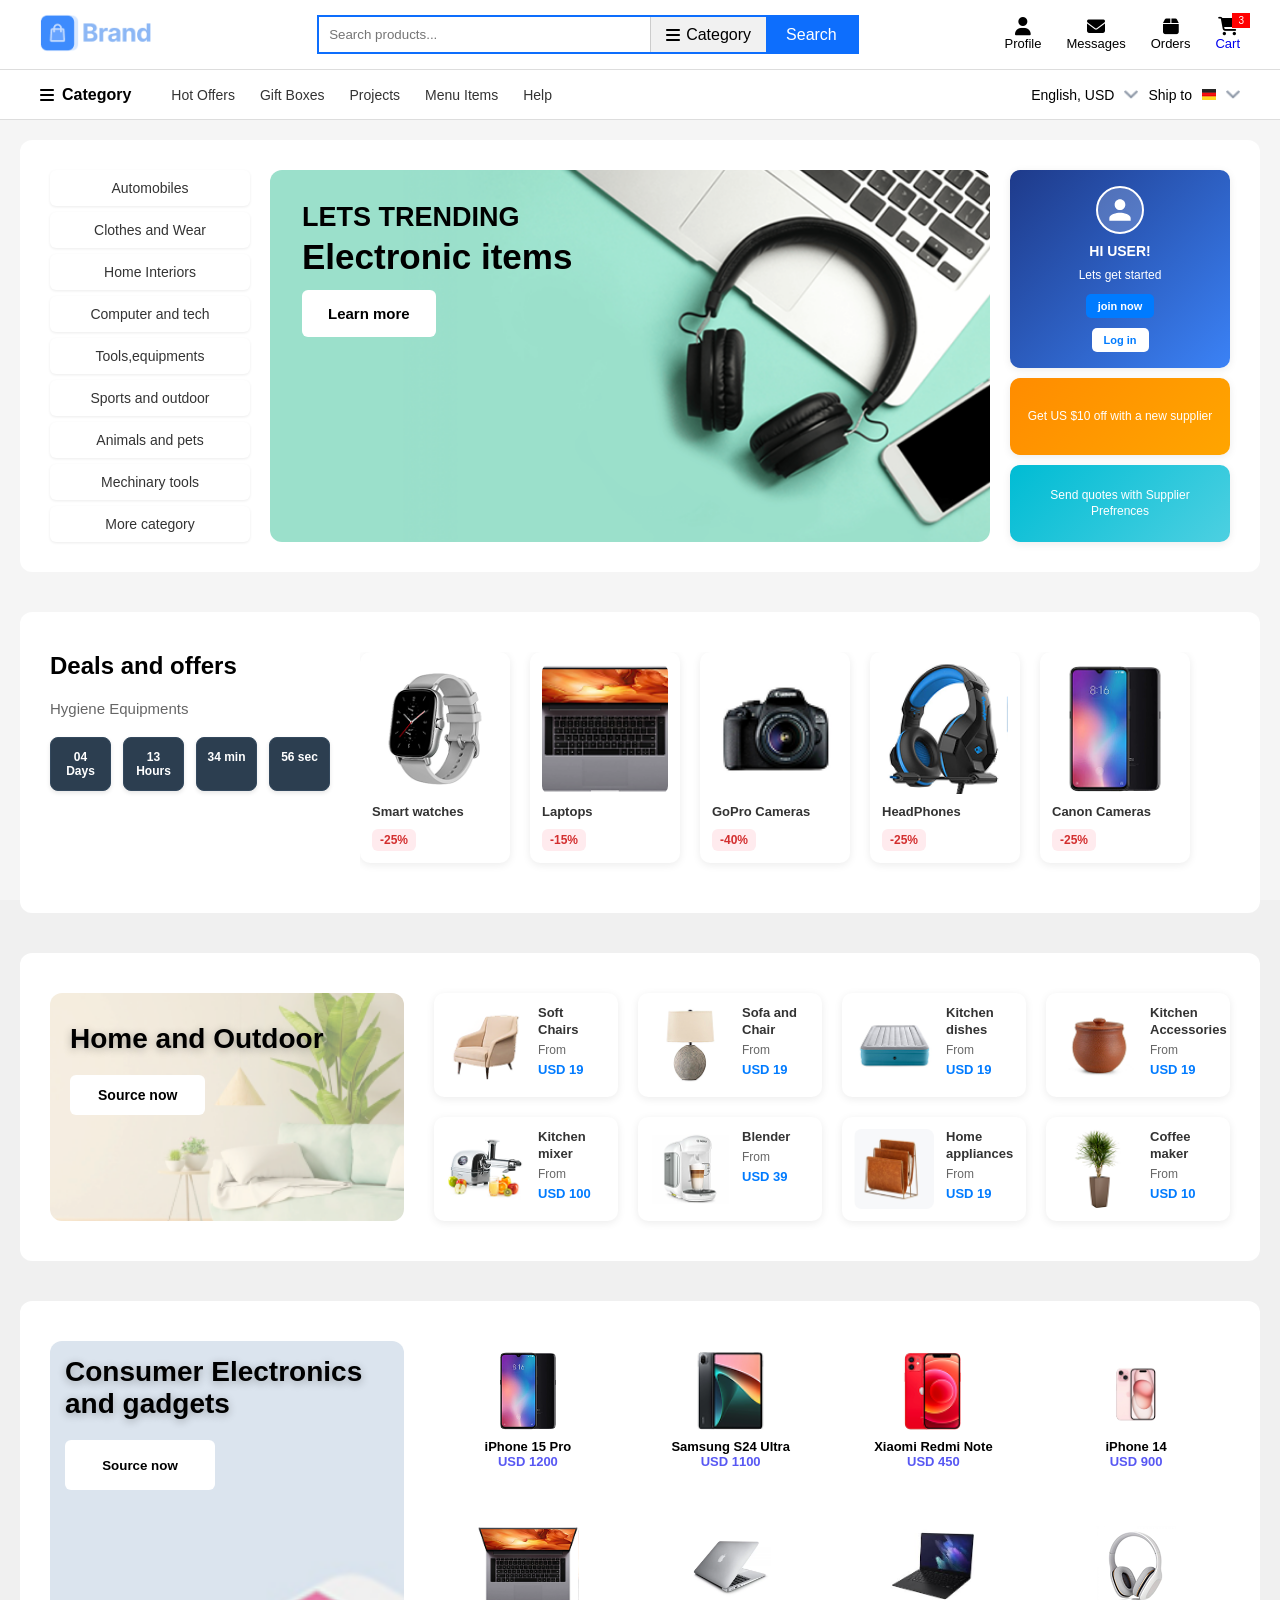
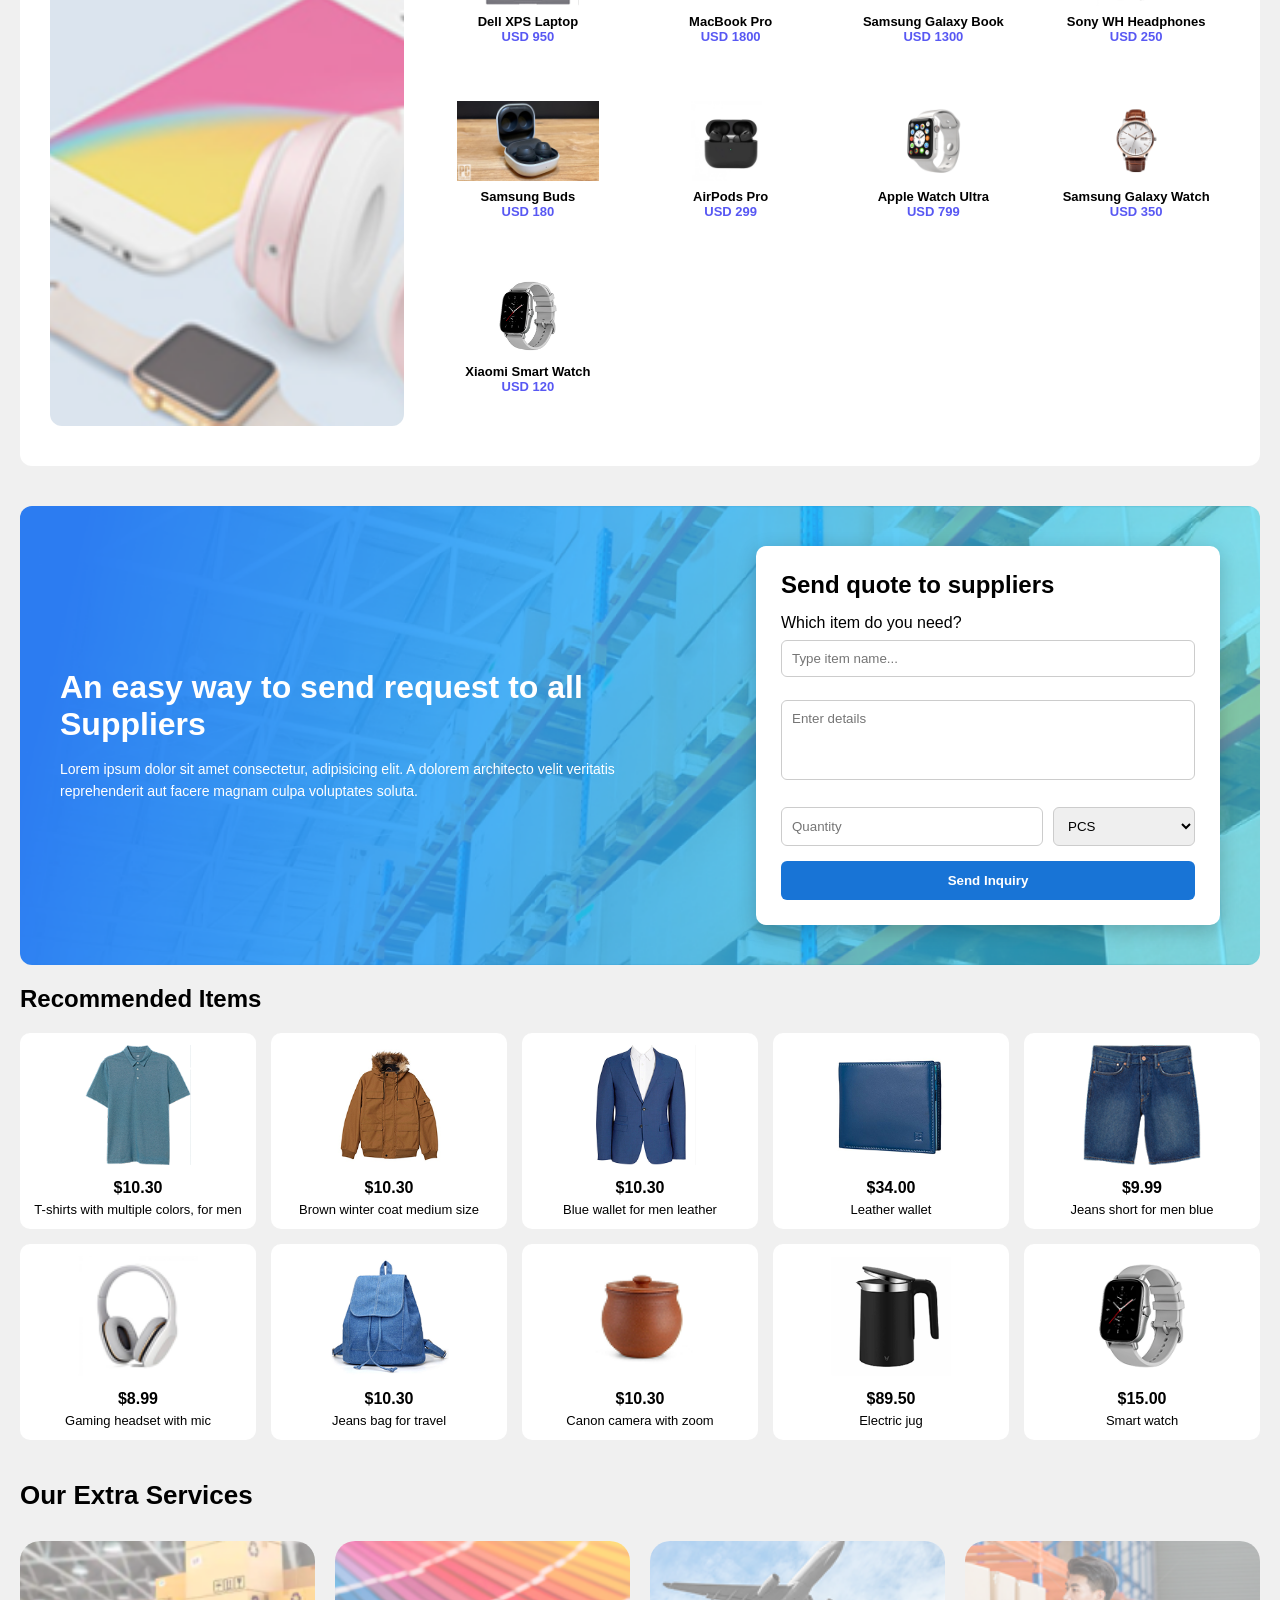
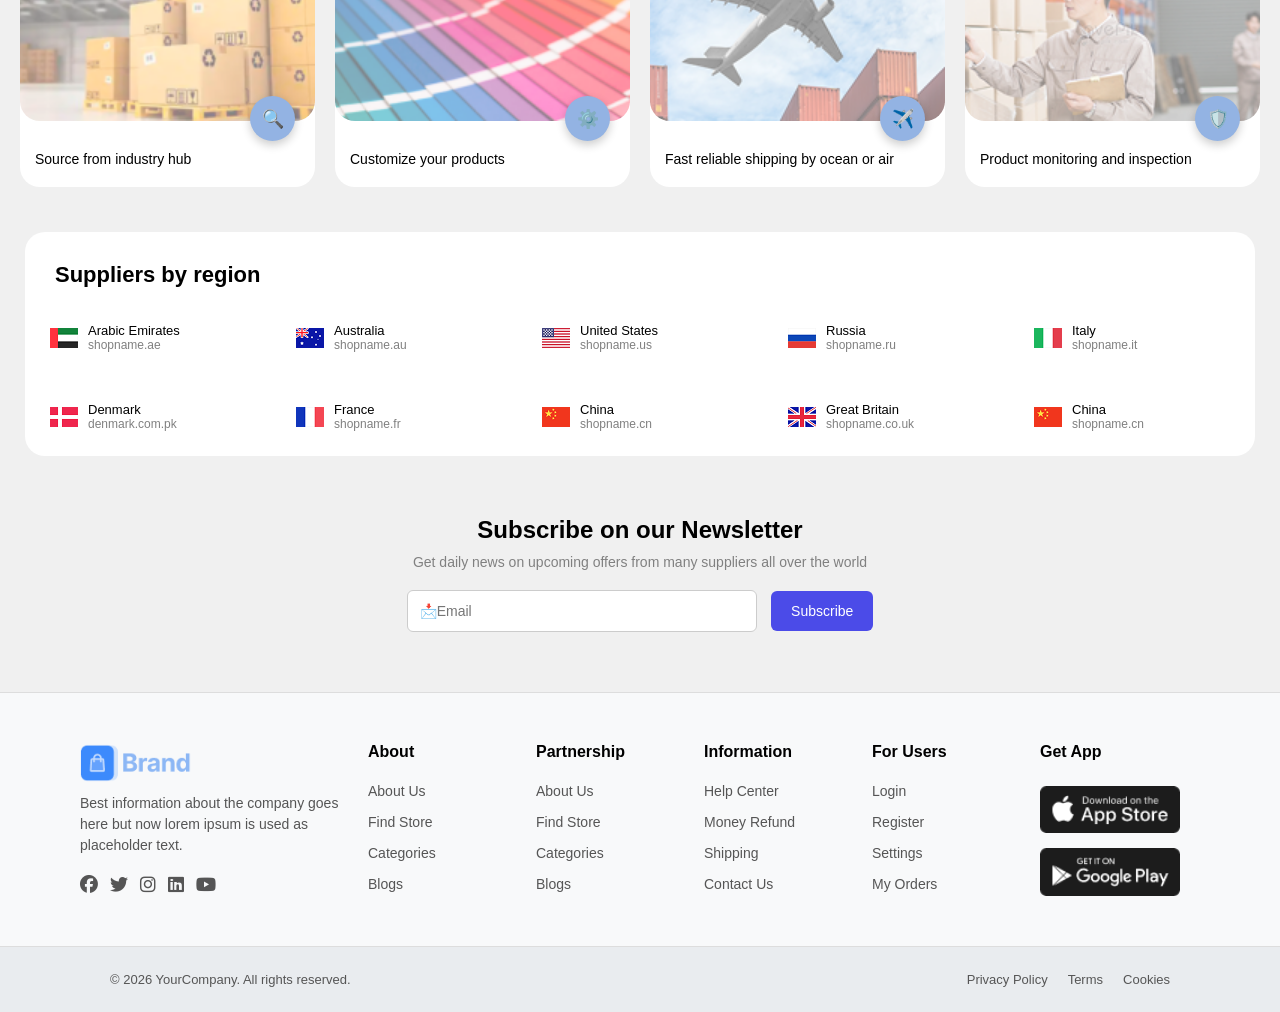
<file: index.html>
<!DOCTYPE html>
<html lang="en">
<head>
  <meta charset="UTF-8">
  <meta name="viewport" content="width=device-width, initial-scale=1.0">
  <title>Brand Ecommerce</title>

  <link rel="stylesheet" href="content.css">
</head>
<body>

<div class="page-wrapper">
  <div id="header"></div>
  <div id="content">
     <div class = "left-side">
          <ul>
           <a href = "category.html" style = "text-decoration: none;">
             <li>Automobiles</li>
           </a>
            <a href = "details.html" style = "text-decoration: none;"><li>Clothes and Wear</li></a>
            <li>Home Interiors</li>
            <a href = "category.html" style = "text-decoration: none;"><li>Computer and tech</li></a>
            <li>Tools,equipments</li>
            <li>Sports and outdoor</li>
            <li>Animals and pets</li>
            <li>Mechinary tools</li>
            <li>More category</li>
          </ul>
         </div>
         <div class = "midle-side">
          <div>
            <h2>Lets trending</h2>
            <h1>Electronic items</h1>
            <button>Learn more</button>
          </div>
          <img  src="/assets/Image/backgrounds/Banner-board-800x420 2.png"/>
         </div>
         <div class = "right-side">
             <div>
               <img src="data:image/svg+xml,%3Csvg xmlns='http://www.w3.org/2000/svg' viewBox='0 0 24 24' fill='white'%3E%3Cpath d='M12 12c2.21 0 4-1.79 4-4s-1.79-4-4-4-4 1.79-4 4 1.79 4 4 4zm0 2c-2.67 0-8 1.34-8 4v2h16v-2c0-2.66-5.33-4-8-4z'/%3E%3C/svg%3E" alt="profile icon">
              <p>HI USER!</p>
              <p>Lets get started</p>
              <button>join now</button>
              <button>Log in </button>
             </div>
             <div>
              <p>Get US $10 off with a new supplier </p>
             </div>
             <div>
              <p>Send quotes with Supplier Prefrences</p>
             </div>
         </div>
  </div>
  <div class = "offer-products">
    <div  class = "days">
      <h4>Deals and offers</h4>
      <p>Hygiene Equipments</p>
      <div>
         <div class="day">
          04 Days
         </div>
          <div class="day">
          13 Hours
         </div>
          <div class="day">
          34 min 
         </div>
          <div class="day">
          56 sec
         </div>
      </div>
    </div>
    <div class = "images">
      <div>
        <img src="/assets/Image/tech/8.png" alt="watch">
        <p>Smart watches</p>
        <p>-25%</p>
      </div>
      <div>
        <img src="/assets/Image/tech/image 34.png" alt="laptop">
        <p>Laptops</p>
        <p>-15%</p>
      </div>
      <div>
        <img src="/assets/Image/tech/6.png" alt="cameras">
        <p>GoPro Cameras</p>
        <p>-40%</p>
      </div>
      <div>
        <img src="/assets/Image/tech/image 29.png" alt="headphones">
        <p>HeadPhones</p>
        <p>-25%</p>
      </div>
      <div>
        <img src="/assets/Image/tech/image 23.png" alt="mobiles">
        <p>Canon Cameras</p>
        <p>-25%</p>
      </div>
    </div>
  </div>
  <div class = "home-decor">
    <div class = "left-home">
          <h2>Home and Outdoor</h2>
          <button>Source now</button>
          <img src="/assets/Image/backgrounds/Group 969.png" alt="background sofa">
    </div>
    <div class = "right-home">
       <div>
        <img src="/assets/Image/interior/1.png" alt="sofa">
        <div>
          <h3>Soft Chairs</h3>
          <p>From</p>
          <p>USD 19</p>
        </div>
       </div>
       <div>
        <img src="/assets/Image/interior/6.png" alt="lamp">
        <div>
          <h3>Sofa and Chair</h3>
          <p>From</p>
          <p>USD 19</p>
        </div>
       </div>
       <div>
        <img src="/assets/Image/interior/image 93.png" alt="kitchen dishes">
        <div>
          <h3>Kitchen dishes</h3>
          <p>From</p>
          <p>USD 19</p>
        </div>
       </div>
       <div>
        <img src="/assets/Image/interior/3.png" alt="">
        <div>
          <h3>Kitchen Accessories</h3>
          <p>From</p>
          <p>USD 19</p>
        </div>
       </div>
       <div>
        <img src="/assets/Image/interior/9.png" alt="Kitchen mixer">
        <div>
          <h3>Kitchen mixer</h3>
          <p>From</p>
          <p>USD 100</p>
        </div>
       </div>
       <div>
        <img src="/assets/Image/interior/8.png" alt="Blender">
        <div>
          <h3>Blender</h3>
          <p>From</p>
          <p>USD 39</p>
        </div>
       </div>
       <div>
        <img src="/assets/Image/interior/7.png" alt="Home appliances">
        <div>
          <h3>Home appliances</h3>
          <p>From</p>
          <p>USD 19</p>
        </div>
       </div>
       <div>
        <img src="/assets/Image/interior/image 89.png" alt="Coffee maker">
        <div>
          <h3>Coffee maker</h3>
          <p>From</p>
          <p>USD 10</p>
        </div>
       </div>
    </div>
  </div>
 <div class="electronic-items">

  <!-- LEFT SIDE -->
  <div class="items-sideleft">
    <h2>Consumer Electronics and gadgets</h2>
    <button>Source now</button>
    <img src="/assets/Image/backgrounds/image 98.png" alt="mobile image" />
  </div>

  <!-- RIGHT SIDE -->
  <div class="items-sideright">

    <div class="product-card">
      <img src="/assets/Image/tech/8.png" alt="watch"/>
      <div class="product-info">
        <h3>Smart watches</h3>
        <p>USD 19</p>
      </div>
    </div>
    <div class="product-card">
      <img src="/assets/Image/tech/6.png" alt="camera"/>
      <div class="product-info">
        <h3>Cameras</h3>
        <p>USD 19</p>
      </div>
    </div>
    <div class="product-card">
      <img src="/assets/Image/tech/image 86.png" alt="headphones"/>
      <div class="product-info">
        <h3>Headphones</h3>
        <p>USD 10</p>
      </div>
    </div>
    <div class="product-card">
      <img src="/assets/Image/tech/image 85.png" alt="kettle"/>
      <div class="product-info">
        <h3>Electric Kettle</h3>
        <p>USD 90</p>
      </div>
    </div>
    <div class="product-card">
      <img src="/assets/Image/tech/image 29.png" alt="camera"/>
      <div class="product-info">
        <h3>Cameras</h3>
        <p>USD 19</p>
      </div>
    </div>

    <div class="product-card">
      <img src="/assets/Image/tech/image 34.png" alt="laptop"/>
      <div class="product-info">
        <h3>Laptops & PC</h3>
        <p>USD 340</p>
      </div>
    </div>

    <div class="product-card">
      <img src="/assets/Image/tech/image 32.png" alt="phone"/>
      <div class="product-info">
        <h3>Smart Phones</h3>
        <p>USD 19</p>
      </div>
    </div>

    <div class="product-card">
      <img src="/assets/Image/tech/image 33.png" alt="android"/>
      <div class="product-info">
        <h3>Android Phone</h3>
        <p>USD 35</p>
      </div>
    </div>

  </div>
</div>
  </div>
 <div class="request-form">
  <!-- LEFT SIDE -->
  <div class="request-left">
    <h1>An easy way to send request to all Suppliers</h1>
    <p>
      Lorem ipsum dolor sit amet consectetur, adipisicing elit. 
      A dolorem architecto velit veritatis reprehenderit aut facere 
      magnam culpa voluptates soluta.
    </p>
  </div>
  <div class="request-right">
    <form class="form-box">
      <h2>Send quote to suppliers</h2>
      <label>Which item do you need?</label>
      <input type="text" placeholder="Type item name..." />
      <textarea placeholder="Enter details"></textarea>
      <div class="form-row">
        <input type="text" placeholder="Quantity" />
        <select>
          <option>PCS</option>
          <option>KG</option>
          <option>Boxes</option>
        </select>
      </div>
      <button type="submit">Send Inquiry</button>
    </form>
  </div>
</div>
<div class="recommended-items">
  <h2>Recommended Items</h2>
  <div class="items-grid">

    <div class="item-card">
      <img src="/assets/Layout/alibaba/Image/cloth/Bitmap.png" alt="dress">
      <p class="price">$10.30</p>
      <p class="title">T-shirts with multiple colors, for men</p>
    </div>

    <div class="item-card">
      <img src="/assets/Layout/alibaba/Image/cloth/2 1.png" alt="">
      <p class="price">$10.30</p>
      <p class="title">Brown winter coat medium size</p>
    </div>

    <div class="item-card">
      <img src="/assets/Layout/alibaba/Image/cloth/image 30.png" alt="">
      <p class="price">$10.30</p>
      <p class="title">Blue wallet for men leather</p>
    </div>

    <div class="item-card">
      <img src="/assets/Layout/alibaba/Image/cloth/image 24.png" alt="">
      <p class="price">$34.00</p>
      <p class="title">Leather wallet</p>
    </div>

    <div class="item-card">
      <img src="/assets/Layout/alibaba/Image/cloth/Bitmap (2).png" alt="">
      <p class="price">$9.99</p>
      <p class="title">Jeans short for men blue</p>
    </div>

    <div class="item-card">
      <img src="/assets/Image/tech/image 86.png" alt="">
      <p class="price">$8.99</p>
      <p class="title">Gaming headset with mic</p>
    </div>

    <div class="item-card">
      <img src="/assets/Layout/alibaba/Image/cloth/image 26.png" alt="">
      <p class="price">$10.30</p>
      <p class="title">Jeans bag for travel</p>
    </div>

    <div class="item-card">
      <img src="/assets/Image/interior/3.png" alt="">
      <p class="price">$10.30</p>
      <p class="title">Canon camera with zoom</p>
    </div>

    <div class="item-card">
      <img src="/assets/Layout/alibaba/Image/tech/image 85.png" alt="">
      <p class="price">$89.50</p>
      <p class="title">Electric jug</p>
    </div>

    <div class="item-card">
      <img src="/assets/Image/tech/8.png" alt="">
      <p class="price">$15.00</p>
      <p class="title">Smart watch</p>
    </div>

  </div>
</div>


<div class="extra-service">
   <h2>Our Extra Services</h2>
  <div class="service-card">
    <div class="image-box">
      <img src="/assets/Image/backgrounds/Mask group.png" alt="">
      <span class="icon">🔍</span>
    </div>
    <p>Source from industry hub</p>
  </div>

  <div class="service-card">
    <div class="image-box">
      <img src="/assets/Image/backgrounds/Mask group (1).png" alt="">
      <span class="icon">⚙️</span>
    </div>
    <p>Customize your products</p>
  </div>

  <div class="service-card">
    <div class="image-box">
      <img src="/assets/Image/backgrounds/image 106.png" alt="">
      <span class="icon">✈️</span>
    </div>
    <p>Fast reliable shipping by ocean or air</p>
  </div>

  <div class="service-card">
    <div class="image-box">
      <img src="/assets/Image/backgrounds/image 107.png" alt="">
      <span class="icon">🛡️</span>
    </div>
    <p>Product monitoring and inspection</p>
  </div>

</div>
<!-- flags -->
 <div class="flags">
  <h2>Suppliers by region</h2>

  <div class="flag-card">
    <img src="/assets/Layout1/Image/flags/AE@2x.png" alt="Arabic Emirates">
    <div>
      <p>Arabic Emirates</p>
      <p>shopname.ae</p>
    </div>
  </div>

  <div class="flag-card">
    <img src="/assets/Layout1/Image/flags/icon.png" alt="Australia">
    <div>
      <p>Australia</p>
      <p>shopname.au</p>
    </div>
  </div>

  <div class="flag-card">
    <img src="/assets/Layout1/Image/flags/US@2x.png" alt="United States">
    <div>
      <p>United States</p>
      <p>shopname.us</p>
    </div>
  </div>

  <div class="flag-card">
    <img src="/assets/Layout1/Image/flags/RU@2x.png" alt="Russia">
    <div>
      <p>Russia</p>
      <p>shopname.ru</p>
    </div>
  </div>

  <div class="flag-card">
    <img src="/assets/Layout1/Image/flags/IT@2x.png" alt="Italy">
    <div>
      <p>Italy</p>
      <p>shopname.it</p>
    </div>
  </div>

  <div class="flag-card">
    <img src="/assets/Layout1/Image/flags/DK@2x.png" alt="Denmark">
    <div>
      <p>Denmark</p>
      <p>denmark.com.pk</p>
    </div>
  </div>

  <div class="flag-card">
    <img src="/assets/Layout1/Image/flags/FR@2x.png" alt="France">
    <div>
      <p>France</p>
      <p>shopname.fr</p>
    </div>
  </div>

  <div class="flag-card">
    <img src="/assets/Layout1/Image/flags/CN@2x.png" alt="China">
    <div>
      <p>China</p>
      <p>shopname.cn</p>
    </div>
  </div>

  <div class="flag-card">
    <img src="/assets/Layout1/Image/flags/GB@2x.png" alt="Great Britain">
    <div>
      <p>Great Britain</p>
      <p>shopname.co.uk</p>
    </div>
  </div>
  <div class="flag-card">
    <img src="/assets/Layout1/Image/flags/CN@2x.png" alt="China">
    <div>
      <p>China</p>
      <p>shopname.cn</p>
    </div>
  </div>
</div>

<div class ="newsletter">
  <h1>Subscribe on our Newsletter</h1>
  <p>Get daily news on upcoming offers from many suppliers all over the world</p>
  <input type="text" placeholder="📩Email">
  <button>Subscribe</button>
</div>
  <div id="footer"></div>

</div>
<div>
  
</div>
<script src="products.js"></script>
<script src="script.js"></script>

</body>
</html>
</file>
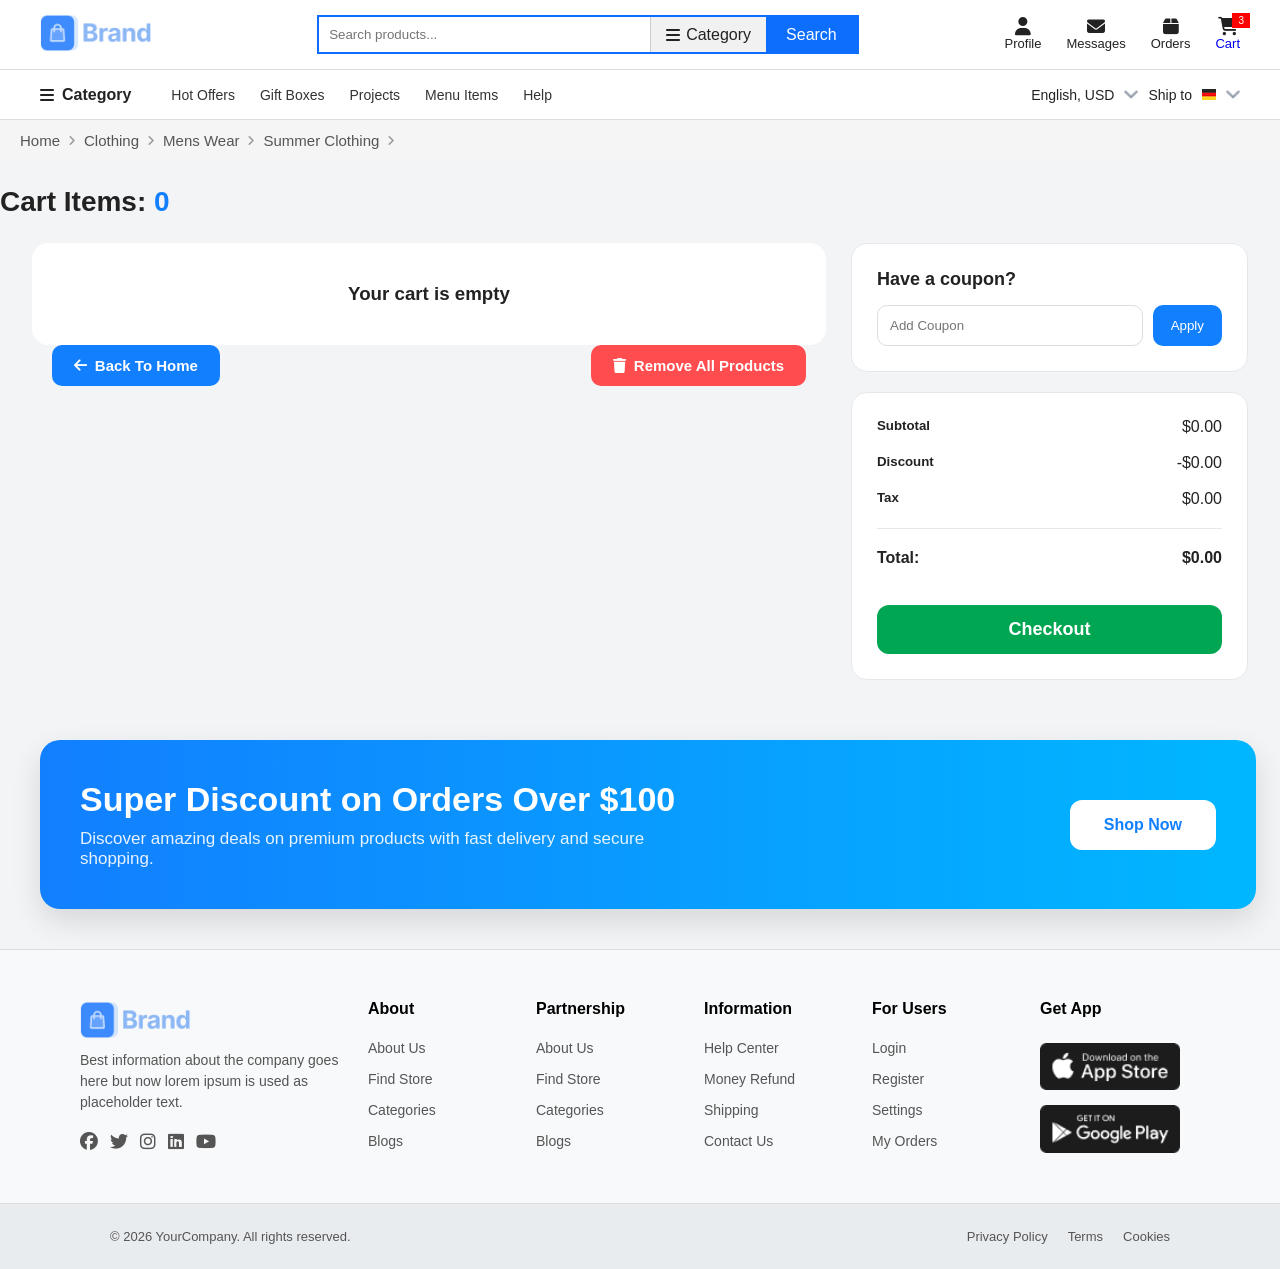
<file: addtocart.html>
<!doctype html>
<html lang="en">

<head>
  <meta charset="UTF-8" />
  <meta name="viewport" content="width=device-width, initial-scale=1.0" />
  <title>Add To Cart</title>

  <link rel="stylesheet" href="addtocart.css" />
  <link rel="stylesheet" href="https://cdnjs.cloudflare.com/ajax/libs/font-awesome/6.5.1/css/all.min.css"/>
</head>

<body>

<div class="wrapper">

  <div id="header"></div>
 <div class="breadcrumb">

  <a href="index.html">
    Home
    <i class="fa-solid fa-angle-right"></i>
  </a>

  <a href="details.html">
    Clothing
    <i class="fa-solid fa-angle-right"></i>
  </a>

  <a href="#">
    Mens Wear
    <i class="fa-solid fa-angle-right"></i>
  </a>

  <a href="#">
    Summer Clothing
    <i class="fa-solid fa-angle-right"></i>
  </a>

</div>
  <h3 class="cart-header">
    Cart Items:
    <span id="cart-count">0</span>
  </h3>
 

  <section class="above-section">

    <!-- LEFT SIDE CART -->
  <section class="cart-product">

  <div id="cartContainer"></div>

  <!-- ACTION BUTTONS (BOTTOM LEFT SIDE) -->
  <div class="cart-top-actions">

     <a href="index.html" class="back-home-btn">
       <i class="fa-solid fa-arrow-left"></i>
       Back To Home
     </a>

     <button class="clear-cart-btn" onclick="clearCart()">
       <i class="fa-solid fa-trash"></i>
       Remove All Products
     </button>

  </div>

</section>
    <!-- RIGHT SIDE -->
    <aside class="right-side">

      <section class="coupon">
        <h4>Have a coupon?</h4>
        <div class="coupon-input">
          <input type="text" placeholder="Add Coupon">
          <button>Apply</button>
        </div>
      </section>

      <section class="checkout">

        <div>
          <h5>Subtotal</h5>
          <p id="subtotal">$0</p>
        </div>

        <div>
          <h5>Discount</h5>
          <p>-$0.00</p>
        </div>

        <div>
          <h5>Tax</h5>
          <p>$0.00</p>
        </div>

        <hr>

        <div class="total">
          <h4>Total:</h4>
          <p id="total">$0</p>
        </div>

        <button>Checkout</button>

      </section>

    </aside>

  </section>
<div class="discount-card">
    
    <div class="left-content">
        <h2>Super Discount on Orders Over $100</h2>
        <p>Discover amazing deals on premium products with fast delivery and secure shopping.</p>
    </div>

    <div class="right-content">
        <button>Shop Now</button>
    </div>
 
</div>
  <div id="footer"></div>

</div>

<script src="products.js"></script>
<script src="addtocart.js"></script>

</body>
</html>
</file>
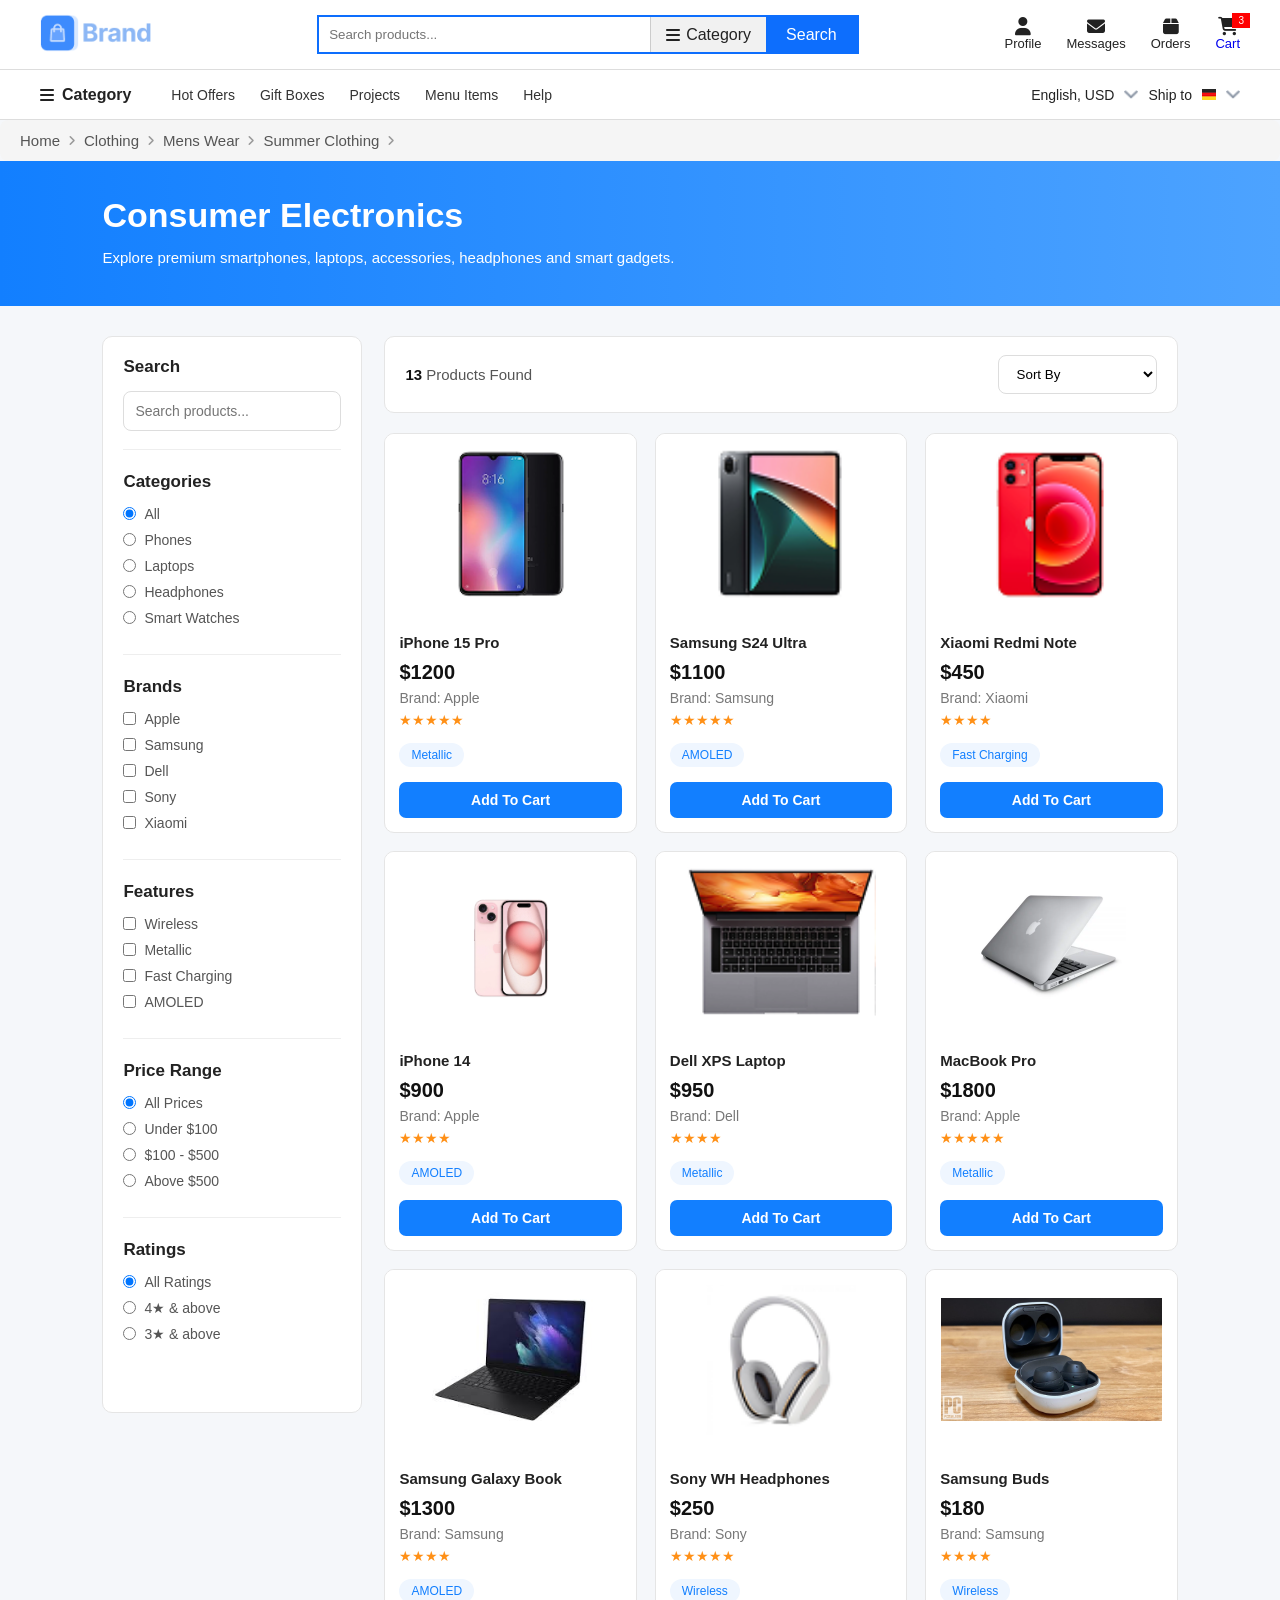
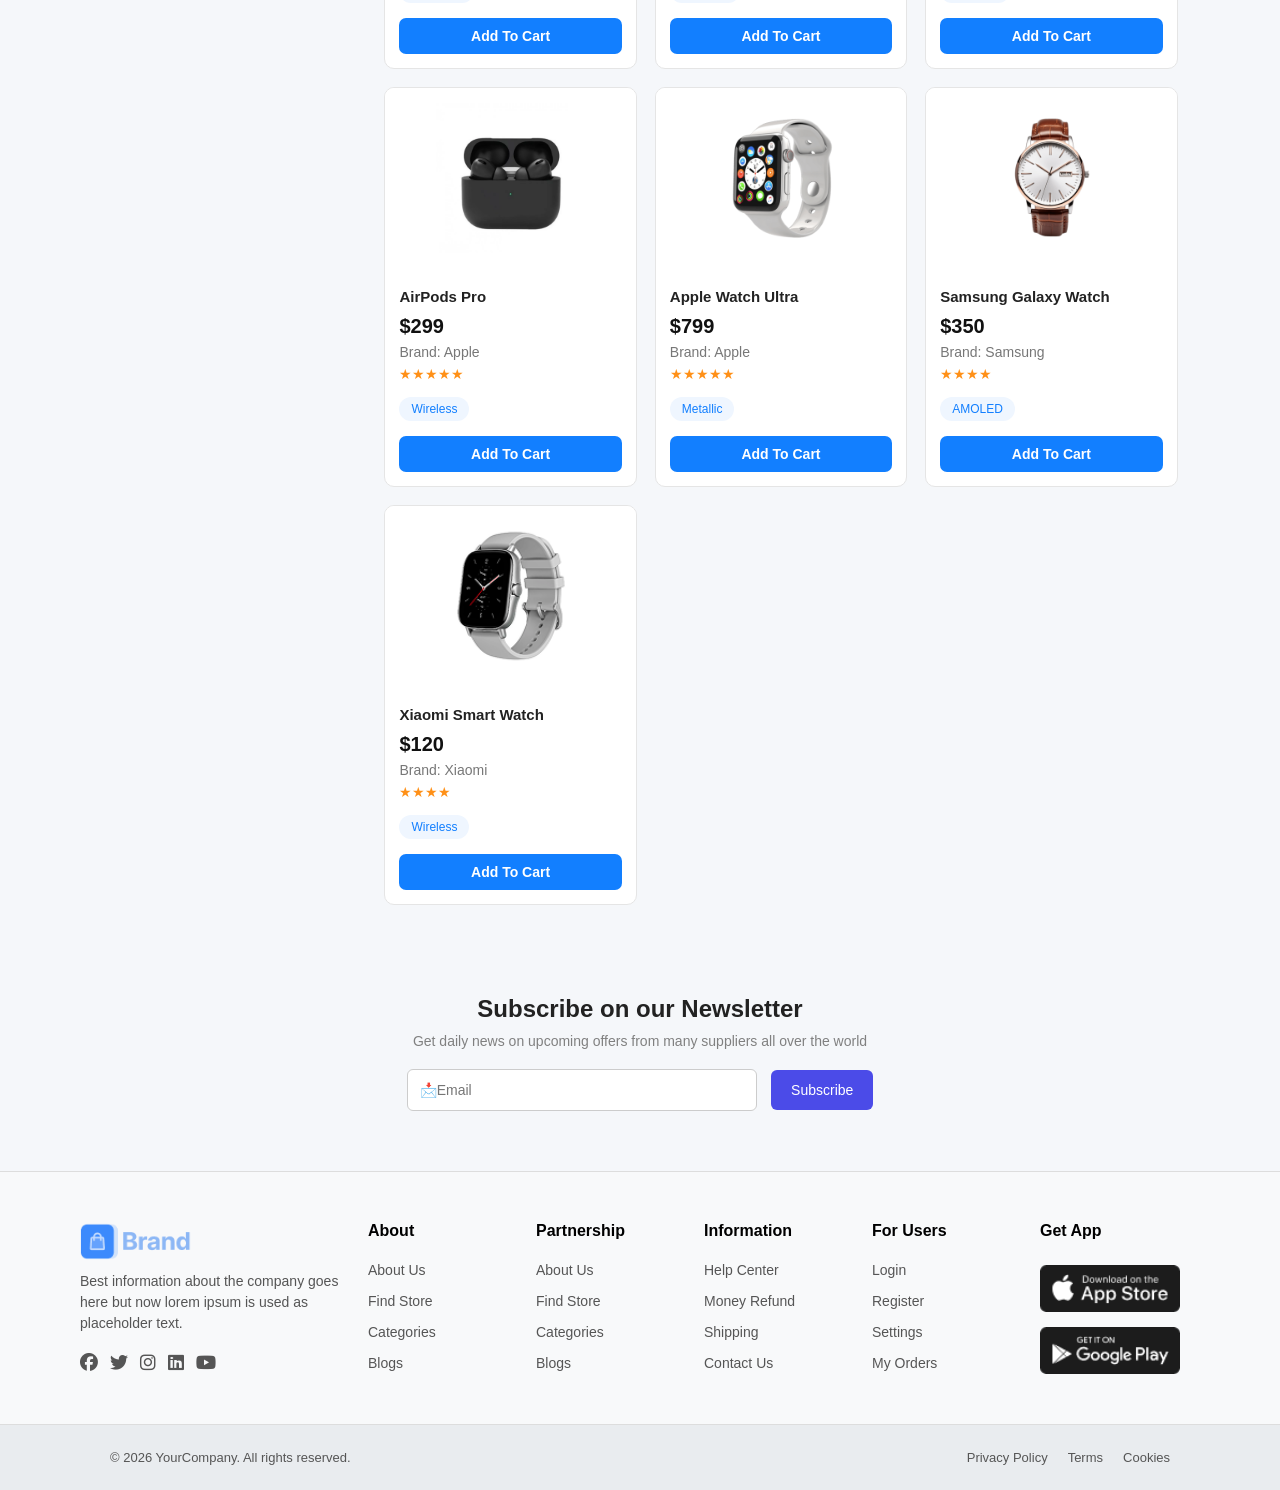
<file: category.html>
<!DOCTYPE html>
<html lang="en">
<head>
  <meta charset="UTF-8" />
  <meta name="viewport" content="width=device-width, initial-scale=1.0" />
  <title>Category Page</title>

  <link rel="stylesheet" href="category.css" />
  <link rel="stylesheet" href="https://cdnjs.cloudflare.com/ajax/libs/font-awesome/6.5.1/css/all.min.css"/>
</head>
<body>

  <!-- HEADER -->
  <div id="header"></div>

   <!-- BANNER -->
    <div class="breadcrumb">

  <a href="index.html">
    Home
    <i class="fa-solid fa-angle-right"></i>
  </a>

  <a href="details.html">
    Clothing
    <i class="fa-solid fa-angle-right"></i>
  </a>

  <a href="#">
    Mens Wear
    <i class="fa-solid fa-angle-right"></i>
  </a>

  <a href="#">
    Summer Clothing
    <i class="fa-solid fa-angle-right"></i>
  </a>

</div>
  <!-- CATEGORY HERO -->
  <section class="category-hero">
    <div>
      <h1>Consumer Electronics</h1>
      <p>
        Explore premium smartphones, laptops, accessories,
        headphones and smart gadgets.
      </p>
    </div>
  </section>


  <!-- MAIN CATEGORY LAYOUT -->
  <section class="category-layout">

    <!-- SIDEBAR -->
    <aside class="sidebar">

      <!-- SEARCH -->
      <div class="filter-box">
        <h3>Search</h3>
        <input
          type="text"
          id="searchInput"
          placeholder="Search products..."
        />
      </div>


      <!-- CATEGORY FILTER -->
      <div class="filter-box">
        <h3>Categories</h3>

        <label>
          <input type="radio" name="category" value="all" checked />
          All
        </label>

        <label>
          <input type="radio" name="category" value="phone" />
          Phones
        </label>

        <label>
          <input type="radio" name="category" value="laptop" />
          Laptops
        </label>

        <label>
          <input type="radio" name="category" value="headphone" />
          Headphones
        </label>

        <label>
          <input type="radio" name="category" value="watch" />
          Smart Watches
        </label>

      </div>


      <!-- BRAND FILTER -->
      <div class="filter-box">
        <h3>Brands</h3>

        <label>
          <input type="checkbox" class="brand-filter" value="Apple" />
          Apple
        </label>

        <label>
          <input type="checkbox" class="brand-filter" value="Samsung" />
          Samsung
        </label>

        <label>
          <input type="checkbox" class="brand-filter" value="Dell" />
          Dell
        </label>

        <label>
          <input type="checkbox" class="brand-filter" value="Sony" />
          Sony
        </label>

        <label>
          <input type="checkbox" class="brand-filter" value="Xiaomi" />
          Xiaomi
        </label>

      </div>


      <!-- FEATURES -->
      <div class="filter-box">
        <h3>Features</h3>

        <label>
          <input type="checkbox" class="feature-filter" value="Wireless" />
          Wireless
        </label>

        <label>
          <input type="checkbox" class="feature-filter" value="Metallic" />
          Metallic
        </label>

        <label>
          <input type="checkbox" class="feature-filter" value="Fast Charging" />
          Fast Charging
        </label>

        <label>
          <input type="checkbox" class="feature-filter" value="AMOLED" />
          AMOLED
        </label>

      </div>


      <!-- PRICE -->
      <div class="filter-box">
        <h3>Price Range</h3>

        <label>
          <input type="radio" name="price" value="all" checked />
          All Prices
        </label>

        <label>
          <input type="radio" name="price" value="100" />
          Under $100
        </label>

        <label>
          <input type="radio" name="price" value="500" />
          $100 - $500
        </label>

        <label>
          <input type="radio" name="price" value="1000" />
          Above $500
        </label>

      </div>


      <!-- RATING -->
      <div class="filter-box">
        <h3>Ratings</h3>

        <label>
          <input type="radio" name="rating" value="all" checked />
          All Ratings
        </label>

        <label>
          <input type="radio" name="rating" value="4" />
          4★ & above
        </label>

        <label>
          <input type="radio" name="rating" value="3" />
          3★ & above
        </label>

      </div>

    </aside>


    <!-- PRODUCTS SECTION -->
    <div class="products-section">

      <!-- TOP BAR -->
      <div class="top-bar">

        <p>
          <span id="productCount">0</span>
          Products Found
        </p>

        <select id="sortSelect">
          <option value="default">Sort By</option>
          <option value="low-high">Price: Low to High</option>
          <option value="high-low">Price: High to Low</option>
        </select>

      </div>


      <!-- PRODUCTS GRID -->
      <div class="products-grid" id="productsGrid">

      </div>

    </div>

  </section>

<div class ="newsletter">
  <h1>Subscribe on our Newsletter</h1>
  <p>Get daily news on upcoming offers from many suppliers all over the world</p>
  <input type="text" placeholder="📩Email">
  <button>Subscribe</button>
</div>
  <!-- FOOTER -->
  <div id="footer"></div>


  <script src="products.js"></script>
  <script src="category.js"></script>

</body>
</html>
</file>
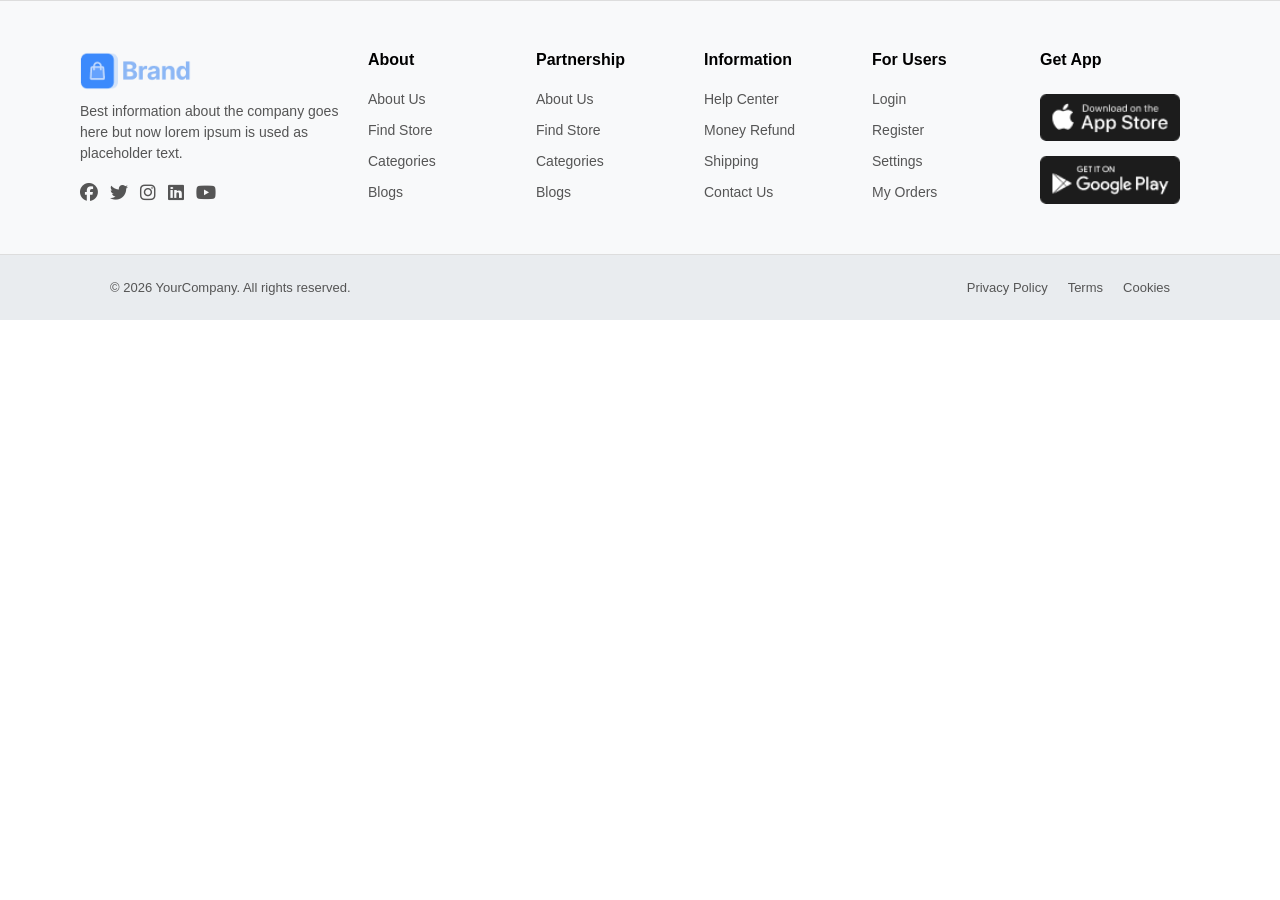
<file: footer.html>
<!DOCTYPE html>
<html lang="en">
<head>
  <meta charset="UTF-8">
  <meta name="viewport" content="width=device-width, initial-scale=1.0">
  <title>Footer</title>

  <!-- FontAwesome -->
  <link rel="stylesheet" href="https://cdnjs.cloudflare.com/ajax/libs/font-awesome/6.5.0/css/all.min.css">

  <link rel="stylesheet" href="footer.css">
</head>
<body>

<!-- MAIN FOOTER -->
<div class="footer">

  <!-- ABOUT -->
  <div class="footer-col footer-about">
    <img src="/assets/Layout/Brand/logo-colored.png" alt="logo">
    <p>
      Best information about the company goes here but now lorem ipsum is used as placeholder text.
    </p>

    <div class="icons">
      <i class="fa-brands fa-facebook"></i>
      <i class="fa-brands fa-twitter"></i>
      <i class="fa-brands fa-instagram"></i>
      <i class="fa-brands fa-linkedin"></i>
      <i class="fa-brands fa-youtube"></i>
    </div>
  </div>

  <!-- LINKS -->
  <div class="footer-col">
    <h4>About</h4>
    <p>About Us</p>
    <p>Find Store</p>
    <p>Categories</p>
    <p>Blogs</p>
  </div>

  <div class="footer-col">
    <h4>Partnership</h4>
    <p>About Us</p>
    <p>Find Store</p>
    <p>Categories</p>
    <p>Blogs</p>
  </div>

  <div class="footer-col">
    <h4>Information</h4>
    <p>Help Center</p>
    <p>Money Refund</p>
    <p>Shipping</p>
    <p>Contact Us</p>
  </div>

  <div class="footer-col">
    <h4>For Users</h4>
    <p>Login</p>
    <p>Register</p>
    <p>Settings</p>
    <p>My Orders</p>
  </div>

  <!-- APP -->
  <div class="footer-col">
    <h4>Get App</h4>
    <img src="/assets/Layout/Misc/market-button.png" alt="app">
    <img src="/assets/Layout/Misc/Group.png" alt="app">
  </div>

</div>

<!-- BOTTOM BAR -->
<div class="footer-bottom">
  <p>© 2026 YourCompany. All rights reserved.</p>

  <div class="footer-bottom-links">
    <span>Privacy Policy</span>
    <span>Terms</span>
    <span>Cookies</span>
  </div>
</div>

</body>
</html>
</file>
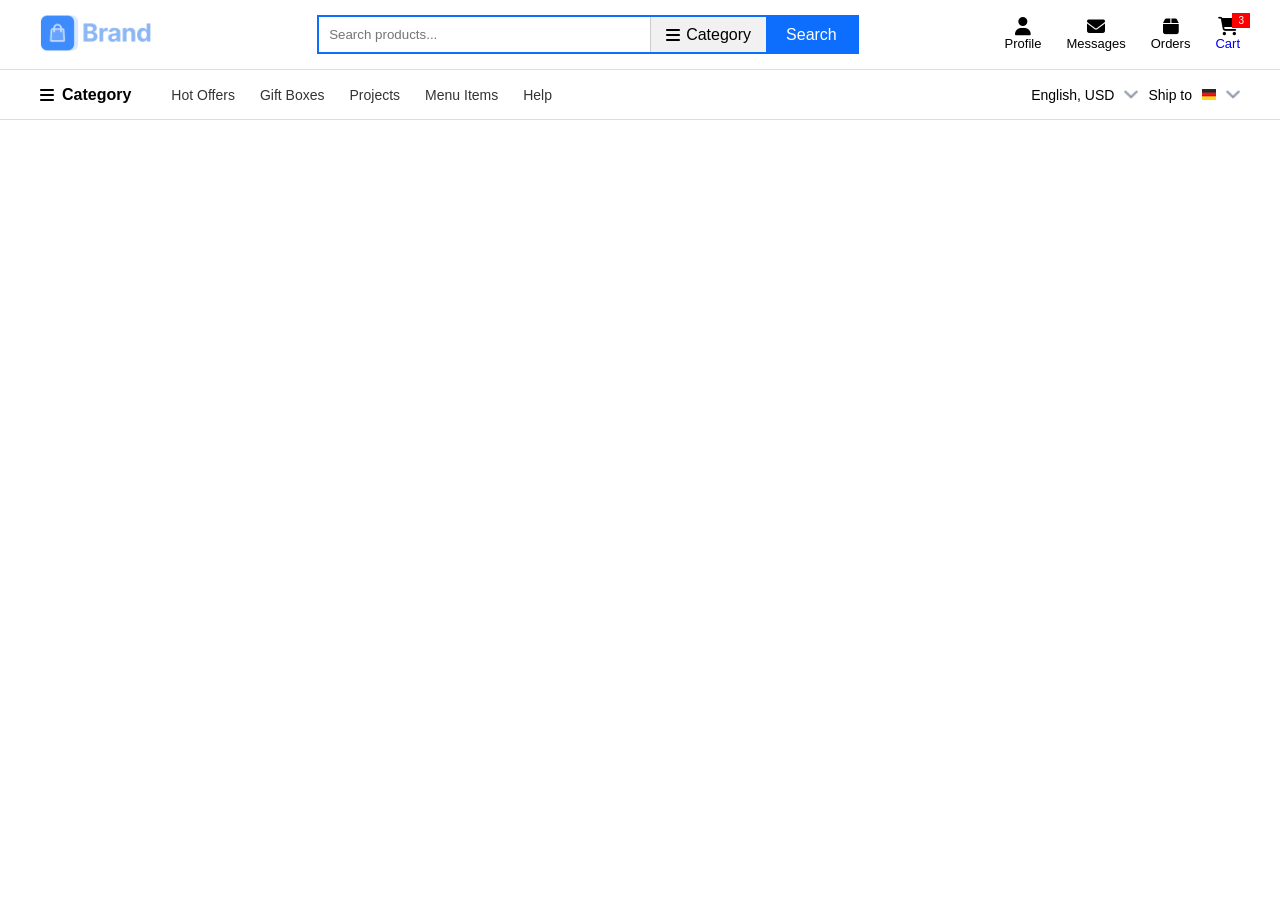
<file: header.html>
<!DOCTYPE html>
<html lang="en">
<head>
  <meta charset="UTF-8">
  <title>Advanced Navbar</title>
  <link rel="stylesheet" href="header.css">
  <link rel="stylesheet" href="https://cdnjs.cloudflare.com/ajax/libs/font-awesome/6.5.0/css/all.min.css">
</head>
<body>

<div class="navbar">
  <div class="nav-left">
    <img src="/assets/Layout/Brand/logo-colored.png" alt="Logo">
  </div>
  <div class="nav-center">
    <div class="search-box">

      <input type="text" id="searchInput" placeholder="Search products...">

      
      <div class="right-controls">

       
        <div class="category" id="categoryBtn">
          <i class="fas fa-bars"></i>
          <span>Category</span>
          <div class="dropdown" id="categoryDropdown">
            <div>Electronics</div>
            <div>Fashion</div>
            <div >Home & Living</div>
            <div>Sports</div>
            <div>Beauty</div>
          </div>
        </div>
        <div class="search-btn">
          Search
        </div>

      </div>
      <div class="suggestions" id="suggestionsBox"></div>

    </div>
  </div>
  <div class="nav-right">

    <div class="nav-item">
      <i class="fas fa-user"></i>
      <span>Profile</span>
    </div>

    <div class="nav-item">
      <i class="fas fa-envelope"></i>
      <span>Messages</span>
    </div>

    <div class="nav-item">
      <i class="fas fa-box"></i>
      <span>Orders</span>
    </div>

    <div class="nav-item cart">
      <i class="fas fa-shopping-cart"></i>
      <a href = "addtocart.html" style = "text-decoration: none;"><span>Cart</span></a>
      <div class="badge">3</div>
    </div>

  </div>

</div>
<div class="nav-bottom">
  <div class="category-menu" id="categoryMenu">
    <i class="fas fa-bars"></i>
    <span>Category</span>
    <div class="mega-menu" id="megaMenu">

      <div class="mega-column">
        <h4>Electronics</h4>
        <p>Mobiles</p>
        <p>Laptops</p>
        <p>Cameras</p>
        <p>Accessories</p>
      </div>

      <div class="mega-column">
        <h4>Fashion</h4>
        <p>Men</p>
        <p>Women</p>
        <p>Shoes</p>
        <p>Watches</p>
      </div>

      <div class="mega-column">
        <h4>Home</h4>
        <p>Furniture</p>
        <p>Kitchen</p>
        <p>Decor</p>
        <p>Lighting</p>
      </div>

      <div class="mega-column">
        <h4>Sports</h4>
        <p>Fitness</p>
        <p>Outdoor</p>
        <p>Gym</p>
        <p>Accessories</p>
      </div>

    </div>
  </div>

  <!-- CENTER -->
  <div class="menu-links">
    <p>Hot Offers</p>
    <p>Gift Boxes</p>
    <p>Projects</p>
    <p>Menu Items</p>
    <p>Help</p>
  </div>

  <!-- RIGHT -->
  <div class="language-currency">
    <span>English, USD</span>
    <img src="/assets/Layout/Form/input-group/Icon/control/Vector.png" alt="">
    <span>Ship to</span>
    <img src="/assets/Layout1/Image/flags/DE@2x.png">
     <img src="/assets/Layout/Form/input-group/Icon/control/Vector.png" alt="">
  </div>

</div>
<script src="header.js"></script>

</body>
</html>
</file>
<file: content.css>
/* Global Styling */
html, body {
  height: 100%;
  padding: 0;
  margin: 0;
  font-family: 'Segoe UI', Tahoma, Geneva, Verdana, sans-serif;
  background-color: #f0f0f0;
}
/* STICKY NAVBAR */
#header{
    position: sticky;
    top: 0;
    z-index: 9999;
    background: #fff;
    width: 100%;
}
.page-wrapper {
  min-height: 100vh;
  display: flex;
  flex-direction: column;
}

/* Content Section Styling */
#content {
  display: flex;
  gap: 20px;
  padding: 30px;
  background-color: white;
  flex: 1;
  max-height: 500px;
  margin: 20px;
  border-radius: 12px;
}

/* Left Side - Categories List */
.left-side {
  flex: 0 0 200px;
  display: flex;
  flex-direction: column;
}

.left-side ul {
  list-style: none;
  padding: 0;
  margin: 0;
  display: flex;
  flex-direction: column;
  gap: 6px;
}

.left-side li {
  padding: 10px 14px;
  background-color: #fff;
  border: none;
  border-radius: 6px;
  cursor: pointer;
  font-size: 14px;
  font-weight: 500;
  color: #333;
  transition: all 0.3s ease;
  text-align: center;
  box-shadow: 0 1px 3px rgba(0, 0, 0, 0.08);
}

.left-side li:hover {
  background-color: #007bff;
  color: white;
  box-shadow: 0 2px 8px rgba(0, 123, 255, 0.25);
}

/* Middle Side - Banner Section */
.midle-side {
  flex: 1;
  position: relative;
  border-radius: 12px;
  overflow: hidden;
  display: flex;
  align-items: flex-start;
  justify-content: flex-start;
  min-height: 280px;
}

.midle-side img {
  width: 100%;
  height: 100%;
  object-fit: cover;
  position: absolute;
  top: 0;
  left: 0;
  z-index: 1;
}

.midle-side > div {
  position: relative;
  z-index: 2;
  padding: 32px;
  color: white;
}
.midle-side h2 {
  margin: 0 0 4px 0;
  font-size: 27px;
  font-weight: 700;
  text-transform: uppercase;
  color:black;
}

.midle-side h1 {
  margin: 0 0 13px 0;
  font-size: 35px;
  font-weight: 800;
  color:black ;
}

.midle-side button {
  padding: 15px 26px;
  background-color: white;
  color: black;
  border: none;
  border-radius: 6px;
  font-size: 15px;
  font-weight: 600;
  cursor: pointer;
  transition: all 0.3s ease;
}

.midle-side button:hover {
  background-color: #007bff;
  color: white;
  transform: scale(1.05);
}

/* Right Side - User Info Section */
.right-side {
  flex: 0 0 220px;
  display: flex;
  flex-direction: column;
  gap: 10px;
  max-height: 420px;
}

.right-side > div {
  flex: 1;
  border-radius: 10px;
  padding: 16px;
  display: flex;
  flex-direction: column;
  gap: 8px;
  box-shadow: 0 2px 8px rgba(0, 0, 0, 0.08);
  justify-content: center;
  align-items: center;
  text-align: center;
}

/* First Right Div - Profile Section */
.right-side > div:first-child {
  background: linear-gradient(135deg, #1e3a8a 0%, #3b82f6 100%);
  color: white;
  gap: 8px;
}

.right-side > div:first-child img {
  width: 48px;
  height: 48px;
  border-radius: 50%;
  background-color: rgba(255, 255, 255, 0.2);
  padding: 6px;
  border: 2px solid white;
}

.right-side > div:first-child p {
  margin: 0;
  font-size: 12px;
  line-height: 1.3;
}

.right-side > div:first-child p:first-of-type {
  font-size: 14px;
  font-weight: 700;
}

.right-side > div:first-child button {
  padding: 6px 12px;
  border: none;
  border-radius: 5px;
  font-size: 11px;
  font-weight: 600;
  cursor: pointer;
  transition: all 0.3s ease;
  margin-top: 2px;
}

.right-side > div:first-child button:first-of-type {
  background-color: #007bff;
  color: white;
}

.right-side > div:first-child button:first-of-type:hover {
  background-color: #0056b3;
}

.right-side > div:first-child button:last-of-type {
  background-color: white;
  color: #007bff;
}

.right-side > div:first-child button:last-of-type:hover {
  background-color: rgba(255, 255, 255, 0.9);
}

/* Second Right Div - Orange Section */
.right-side > div:nth-child(2) {
  background: linear-gradient(135deg, #ff8c00 0%, #ffa500 100%);
  color: white;
}

.right-side > div:nth-child(2) p {
  margin: 0;
  font-size: 12px;
  line-height: 1.4;
  font-weight: 500;
}

/* Third Right Div - Sky Blue Section */
.right-side > div:nth-child(3) {
  background: linear-gradient(135deg, #00bcd4 0%, #4dd0e1 100%);
  color: white;
}

.right-side > div:nth-child(3) p {
  margin: 0;
  font-size: 12px;
  line-height: 1.4;
  font-weight: 500;
}

/* Offer Products Section */
.offer-products {
  display: flex;
  gap: 30px;
  padding: 40px 30px;
  background-color: white;
  min-height: auto;
  margin: 20px;
  border-radius: 12px;
}

/* Days Section */
.offer-products .days {
  flex: 0 0 280px;
  display: flex;
  flex-direction: column;
  gap: 20px;
}

.offer-products .days h4 {
  font-size: 24px;
  font-weight: 700;
  color: #000;
}

.offer-products .days > p {
  font-size: 15px;
  font-weight: 400;
  color: #666;
}

.offer-products .days > div {
  display: flex;
  flex-direction: row;
  gap: 12px;
}

.offer-products .day {
  flex: 1;
  padding: 12px 8px;
  background-color: #2c3e50;
  border: 1px solid #34495e;
  border-radius: 8px;
  text-align: center;
  font-size: 12px;
  font-weight: 600;
  color: white;
  box-shadow: 0 2px 4px rgba(0, 0, 0, 0.1);
}

/* Images Section */
.offer-products .images {
  flex: 1;
  display: flex;
  gap: 20px;
  overflow-x: auto;
  padding-bottom: 10px;
}

.offer-products .images > div {
  flex: 0 0 150px;
  display: flex;
  flex-direction: column;
  gap: 10px;
  background-color: #fff;
  border-radius: 10px;
  padding: 12px;
  box-shadow: 0 2px 8px rgba(0, 0, 0, 0.08);
  transition: all 0.3s ease;
  cursor: pointer;
}

.offer-products .images > div:hover {
  transform: translateY(-4px);
  box-shadow: 0 4px 16px rgba(0, 0, 0, 0.12);
}

.offer-products .images img {
  width: 100%;
  height: 130px;
  object-fit: cover;
  border-radius: 8px;
}

.offer-products .images p {
  margin: 0;
  font-size: 13px;
  color: #333;
  font-weight: 600;
}

.offer-products .images p:last-child {
  background-color: #ffebee;
  color: #d32f2f;
  padding: 4px 8px;
  border-radius: 6px;
  width: fit-content;
  font-size: 12px;
  font-weight: 700;
}

/* Home Decor Section */
.home-decor {
  display: flex;
  gap: 30px;
  padding: 40px 30px;
  background-color: white;
  min-height: auto;
  margin: 20px;
  border-radius: 12px;
}

/* Left Home Section */
.home-decor .left-home {
  flex: 0 0 30%;
  position: relative;
  border-radius: 12px;
  overflow: hidden;
  display: flex;
  flex-direction: column;
  justify-content: flex-start;
  align-items: flex-start;
}

.home-decor .left-home img {
  width: 100%;
  height: 100%;
  object-fit: cover;
  position: absolute;
  top: 0;
  left: 0;
  z-index: 1;
}

.home-decor .left-home h2 {
  position: relative;
  z-index: 2;
  margin: 30px 0 0 20px;
  font-size: 28px;
  font-weight: 700;
  color:black;
  text-shadow: 0 2px 8px rgba(0, 0, 0, 0.3);
}

.home-decor .left-home button {
  position: relative;
  z-index: 2;
  margin: 20px 0 0 20px;
  padding: 12px 28px;
  background-color: white;
  color:black;
  border: none;
  border-radius: 6px;
  font-size: 14px;
  font-weight: 600;
  cursor: pointer;
  transition: all 0.3s ease;
}

.home-decor .left-home button:hover {
  background-color: #1874d6;
  color: #fff;
  transform: scale(1.05);
}

/* Right Home Section */
.home-decor .right-home {
  flex: 1;
  display: grid;
  grid-template-columns: repeat(4, 1fr);
  grid-template-rows: auto auto;
  gap: 20px;
}

.home-decor .right-home > div {
  display: flex;
  gap: 12px;
  background-color: #fff;
  border-radius: 10px;
  padding: 12px;
  box-shadow: 0 2px 8px rgba(0, 0, 0, 0.08);
  transition: all 0.3s ease;
  cursor: pointer;
}

.home-decor .right-home > div:hover {
  transform: translateY(-4px);
  box-shadow: 0 4px 16px rgba(0, 0, 0, 0.12);
}

.home-decor .right-home img {
  width: 80px;
  height: 80px;
  object-fit: cover;
  border-radius: 8px;
  flex-shrink: 0;
}

.home-decor .right-home h3 {
  margin: 0;
  font-size: 13px;
  font-weight: 600;
  color: #333;
  line-height: 1.3;
}

.home-decor .right-home p {
  margin: 0;
  font-size: 12px;
  color: #666;
  line-height: 1.3;
}

.home-decor .right-home p:last-of-type {
  color: #007bff;
  font-weight: 700;
  font-size: 13px;
}

.home-decor .right-home > div > div {
  display: flex;
  flex-direction: column;
  gap: 4px;
}

/* Responsive Design */
@media (max-width: 1200px) {
  #content {
    flex-direction: column;
    gap: 24px;
  }

  .left-side {
    flex: none;
  }

  .left-side ul {
    flex-direction: row;
    flex-wrap: wrap;
  }

  .left-side li {
    flex: 0 1 calc(50% - 6px);
  }

  .midle-side {
    min-height: 300px;
    order: 2;
  }

  .right-side {
    flex: none;
  }
}

@media (max-width: 768px) {
  #content {
    padding: 20px;
  }

  .left-side li {
    flex: 0 1 calc(33.333% - 8px);
  }

  .midle-side h1 {
    font-size: 24px;
  }

  .midle-side > div {
    padding: 24px;
  }

  .right-side > div {
    padding: 16px;
  }
}

body {
  background: #f5f5f5;
  font-family: Arial, sans-serif;
}

.electronic-items {
  display: flex;
  align-items: stretch; 
  gap: 30px;
  padding: 40px 30px;
  background-color: white;
  margin: 20px;
  border-radius: 12px;
}

.items-sideleft {
  flex: 0 0 30%;
  position: relative;
  border-radius: 12px;
  overflow: hidden;

  display: flex;
  flex-direction: column;
}

.items-sideleft img {
  position: absolute;
  width: 100%;
  height: 100%;
  object-fit: cover;
  top: 0;
  left: 0;
  z-index: 1;
}


.items-sideleft h2,
.items-sideleft button {
  position: relative;
  z-index: 2;
  margin-left: 15px;
}

.items-sideleft h2 {
  margin-top: 15px;
  font-size: 28px;
  color: black;
  font-weight: bolder;
  text-shadow: 0 2px 8px rgba(0, 0, 0, 0.3);
}

.items-sideleft button {
  height: 50px;
  width: 150px;
  font-weight: bold;
  margin-top: 20px;
  padding: 8px 20px;
  background: white;
  border: none;
  border-radius: 6px;
  cursor: pointer;
}

.items-sideleft button:hover {
  background: #1874d6;
  color: white;
}


.items-sideright {
  flex: 1;
  display: grid;
  grid-template-columns: repeat(4, 1fr);
  gap: 15px;
}

.product-card {
  background: #fff;
  border-radius: 10px;
  padding: 10px;
  display: flex;
  flex-direction: column;
  align-items: center;
  transition: 0.3s;
  height: 160px;
}

.product-card:hover {
  transform: translateY(-4px);
  box-shadow: 0 4px 15px rgba(0,0,0,0.15);
}

.product-card img {
  width: 100%;
  height: 80px;
  object-fit: contain;
  margin-bottom: 8px;
}


.product-info {
  text-align: center;
}

.product-info h3 {
  font-size: 13px;
  margin: 0;
}

.product-info p {
  font-size: 13px;
  color: rgb(88, 88, 243);
  font-weight: bold;
  margin: 0;
}

body {
  margin: 0;
  font-family: Arial, sans-serif;
}


.request-form {
  display: flex;
  justify-content: space-between;
  align-items: center;
  padding: 40px;
  

  background: url('/assets/Image/backgrounds/Group\ 982.png') no-repeat center/cover;
  
  border-radius: 12px;
  margin: 20px;
}


.request-left {
  width: 50%;
  color: white;
}

.request-left h1 {
  font-size: 32px;
  margin-bottom: 15px;
}

.request-left p {
  font-size: 14px;
  line-height: 1.6;
}


.request-right {
  width: 40%;
  display: flex;
  justify-content: center;
}


.form-box {
  background: white;
  padding: 25px;
  border-radius: 10px;
  width: 100%;
  box-shadow: 0 5px 20px rgba(0,0,0,0.2);
}


.form-box h2 {
  margin-bottom: 15px;
}


.form-box input,
.form-box textarea,
.form-box select {
  width: 100%;
  padding: 10px;
  margin-top: 8px;
  margin-bottom: 15px;
  border: 1px solid #ccc;
  border-radius: 6px;
  outline: none;
}


.form-box textarea {
  height: 80px;
  resize: none;
}


.form-row {
  display: flex;
  gap: 10px;
}

.form-row input {
  flex: 2;
}

.form-row select {
  flex: 1;
}

/* BUTTON */
.form-box button {
  width: 100%;
  padding: 12px;
  background: #1874d6;
  color: white;
  border: none;
  border-radius: 6px;
  font-weight: bold;
  cursor: pointer;
}

.form-box button:hover {
  background: #0f5bb5;
}
/* MAIN SECTION */
.recommended-items {
  margin: 20px;
}

.recommended-items h2 {
  margin-bottom: 20px;
}

/* GRID */
.items-grid {
  display: grid;
  grid-template-columns: repeat(5, 1fr); /* 🔥 5 per row */
  gap: 15px;
}

/* CARD */
.item-card {
  background: white;
  padding: 12px;
  border-radius: 10px;
  text-align: center;
  transition: 0.3s;
}

/* HOVER EFFECT */
.item-card:hover {
  transform: translateY(-5px);
  box-shadow: 0 4px 15px rgba(0,0,0,0.15);
}

/* IMAGE */
.item-card img {
  width: 100%;
  height: 120px;
  object-fit: contain;
  margin-bottom: 10px;
}

/* TEXT */
.price {
  font-weight: bold;
  color: black;
  margin: 0;
}

.title {
  font-size: 13px;
  color: black;
  margin: 5px 0 0;
}

.extra-service {
  display: grid;
  grid-template-columns: repeat(4, 1fr);
  gap: 20px; /* no gaps between cards */
  padding:20px;

}
.extra-service h2 {
  grid-column: 1 / -1;  /* spans all 4 columns */
  margin-bottom: 10px;
  font-size: 26px;
  font-weight: 600;
}
/* CARD */
.service-card {
  background: #fff;
  text-align: left;
  border-radius: 20px;
}

/* IMAGE AREA */
.image-box {
  position: relative;
  height: 180px;
}

.image-box img {
  width: 100%;
  height: 100%;
  object-fit: cover;
  display: block;
  border-radius: 20px;
}

/* ICON ON RIGHT SIDE */
.icon {
  position: absolute;
  bottom: -20px;
  right: 20px;   
  
  width: 45px;
  height: 45px;
  background-color: rgb(147, 179, 227);
  color: #fff;

  display: flex;
  align-items: center;
  justify-content: center;

  border-radius: 50%;
  font-size: 18px;
  box-shadow: 0 4px 10px rgba(0,0,0,0.2);
}


.service-card p {
  padding: 30px 15px 20px;
  font-size: 14px;
  font-weight: 500;
}
.service-card {
  transition: all 0.3s ease;
  cursor: pointer;
}

.service-card:hover {
  transform: translateY(-8px);
  box-shadow: 0 10px 25px rgba(0, 0, 0, 0.15);
}
/* CONTAINER */
.flags {
  display: grid;
  padding:10px;
  grid-template-columns: repeat(5, 1fr); /* 5 per row */
  gap: 20px;
  margin: 25px;
  background-color: #fff;
  border-radius: 20px;
}

/* HEADING FULL WIDTH */
.flags h2 {
  margin-top: 20px;
  grid-column: 1 / -1;
  font-size: 22px;
  font-weight: 600;
  padding-left:20px;
}

/* EACH ITEM */
.flag-card {
  padding:15px;
  /* padding-bottom: 5px; */
  display: flex;
  align-items: center;
  gap: 10px;
  cursor: pointer;
  transition: all 0.3s ease;
}

/* IMAGE */
.flag-card img {
  width: 28px;
  height: 20px;
  object-fit: cover;
}

/* TEXT */
.flag-card p {
  margin: 0;
  font-size: 13px;
}

.flag-card p:first-child {
  font-weight: 500;
}

.flag-card p:last-child {
  color: gray;
  font-size: 12px;
}

/* HOVER EFFECT */
.flag-card:hover {
  transform: translateY(-3px);
}
/* CONTAINER CENTER */
.newsletter {
  text-align: center;
  max-width: 500px;
  margin: 60px auto; /* center horizontally */
}

/* HEADING */
.newsletter h1 {
  font-size: 24px;
  margin-bottom: 10px;
}

/* PARAGRAPH */
.newsletter p {
  font-size: 14px;
  color: gray;
  margin-bottom: 20px;
}

.newsletter input {
  width: 70%;
  padding: 12px;
  border: 1px solid #ccc;
  border-radius: 6px;
  outline: none;
  font-size: 14px;
  margin-right: 10px;
  transition: 0.3s;
}


.newsletter input:focus {
  border-color: navy;
  box-shadow: 0 0 5px rgba(0,0,128,0.3);
}


.newsletter button {
  padding: 12px 20px;
  background-color: rgb(75, 75, 232);
  color: white;
  border: none;
  border-radius: 6px;
  cursor: pointer;
  font-size: 14px;
  transition: 0.3s;
}

.newsletter button:hover {
  background-color: #214b93;
}


/* =========================
   GLOBAL RESPONSIVE FIX
========================= */

img{
    max-width:100%;
    height:auto;
}

/* =========================
   MAIN LAYOUT RESPONSIVE
========================= */

#content{
    display:flex;
    gap:20px;
}

/* LEFT MENU */
.left-side{
    width:220px;
}

/* MIDDLE */
.midle-side{
    flex:1;
}

/* RIGHT */
.right-side{
    width:260px;
}

/* =========================
   TABLET VIEW
========================= */

@media(max-width:992px){

    #content{
        flex-wrap:wrap;
    }

    .left-side{
        width:100%;
        order:1;
    }

    .midle-side{
        width:100%;
        order:2;
    }

    .right-side{
        width:100%;
        order:3;
        display:flex;
        gap:10px;
        flex-wrap:wrap;
    }

    .right-side > div{
        flex:1;
        min-width:200px;
    }
}

/* =========================
   MOBILE VIEW
========================= */

@media(max-width:600px){

    .midle-side{
        flex-direction:column;
        text-align:center;
    }

    .midle-side img{
        width:100%;
    }

    .left-side ul{
        display:flex;
        flex-wrap:wrap;
        gap:10px;
    }

    .left-side li{
        font-size:13px;
        padding:5px;
        background:#f5f5f5;
        border-radius:5px;
    }

    .items-sideright{
        display:grid;
        grid-template-columns:repeat(2,1fr);
        gap:10px;
    }

    .product-card{
        flex-direction:column;
        text-align:center;
    }
}

/* VERY SMALL MOBILE */
@media(max-width:400px){

    .items-sideright{
        grid-template-columns:1fr;
    }
}
</file>
<file: addtocart.css>
*{
    margin:0;
    padding:0;
    box-sizing:border-box;
    font-family:Arial, sans-serif;
}

body{
    background:#f3f4f6;
    color:#222;
}

.wrapper{
    width:100%;
}

/* NAVBAR */
#header{
    width:100%;
    position:sticky;
    top:0;
    z-index:1000;
    background:white;
}
.breadcrumb {
    display: flex;
    align-items: center;
    flex-wrap: wrap;
    gap: 8px;
    padding: 12px 20px;
    background-color: #f5f5f5;
    border-radius: 8px;
    font-family: Arial, sans-serif;
}

.breadcrumb a {
    text-decoration: none;
    color: #555;
    font-size: 15px;
    display: flex;
    align-items: center;
    gap: 8px;
    transition: 0.3s;
}

.breadcrumb a:hover {
    color: #000;
}

.breadcrumb i {
    font-size: 12px;
    color: #999;
}
/* ALL PAGE CONTENT SPACING */
.cart-header,
.above-section,
.discount-card{
    width:95%;
    max-width:1400px;
    margin-left:auto;
    margin-right:auto;
}

/* EXTRA TOP SPACE */
.cart-header{
    margin-top:25px;
    margin-bottom:25px;
}



/* =========================
   CART HEADER
========================= */

.cart-header{
    font-size:28px;
    font-weight:700;
    margin:25px 0;
    color:#222;
}

#cart-count{
    color:#127fff;
}

/* =========================
   MAIN LAYOUT
========================= */

.above-section{
    display:flex;
    gap:25px;
    align-items:flex-start;
}

/* =========================
   LEFT SIDE
========================= */

.cart-product{
    flex:2;
}

/* PRODUCT CARD */

.product-card{
    background:white;
    border-radius:16px;
    padding:20px;
    margin-bottom:20px;

    display:flex;
    justify-content:space-between;
    align-items:center;
    gap:20px;

    border:1px solid #e5e7eb;

    transition:0.3s;
}

.product-card:hover{
    transform:translateY(-3px);
    box-shadow:0 10px 25px rgba(0,0,0,0.08);
}

.product-info{
    display:flex;
    align-items:center;
    gap:20px;
}

.product-info figure{
    width:120px;
    height:120px;
    background:#f9fafb;
    border-radius:12px;

    display:flex;
    align-items:center;
    justify-content:center;
}

.product-info img{
    width:100px;
    height:100px;
    object-fit:contain;
}

.product-text h4{
    font-size:20px;
    margin-bottom:8px;
}

.product-text p{
    color:#666;
    margin-bottom:15px;
    font-size:14px;
}

.buttons{
    display:flex;
    gap:10px;
    flex-wrap:wrap;
}

.buttons button{
    padding:10px 16px;
    border:none;
    border-radius:8px;
    cursor:pointer;
    font-size:14px;
    transition:0.3s;
}

.remove-btn{
    background:#ff4d4f;
    color:white;
}

.remove-btn:hover{
    background:#e63b3d;
}

.save-btn{
    background:#f1f5f9;
    color:#333;
}

.save-btn:hover{
    background:#dbe3ea;
}

/* =========================
   PRICE SECTION
========================= */

.product-price{
    text-align:right;
}

.product-price h3{
    font-size:24px;
    color:#127fff;
    margin-bottom:15px;
}

.product-price select{
    padding:10px;
    border-radius:8px;
    border:1px solid #ddd;
    cursor:pointer;
}

/* =========================
   RIGHT SIDE
========================= */

.right-side{
    flex:1;
    position:sticky;
    top:20px;
}

/* COUPON + CHECKOUT */

.coupon,
.checkout{
    background:white;
    border-radius:16px;
    padding:25px;
    margin-bottom:20px;
    border:1px solid #e5e7eb;
}

.coupon h4{
    font-size:18px;
    margin-bottom:15px;
}

.coupon-input{
    display:flex;
    gap:10px;
}

.coupon-input input{
    flex:1;
    padding:12px;
    border:1px solid #ddd;
    border-radius:10px;
    outline:none;
}

.coupon-input button{
    padding:12px 18px;
    border:none;
    background:#127fff;
    color:white;
    border-radius:10px;
    cursor:pointer;
    transition:0.3s;
}

.coupon-input button:hover{
    background:#0d6ae0;
}

/* CHECKOUT */

.checkout div{
    display:flex;
    justify-content:space-between;
    margin-bottom:18px;
    font-size:16px;
}

.checkout hr{
    margin:20px 0;
    border:none;
    border-top:1px solid #e5e7eb;
}

.total{
    font-size:22px;
    font-weight:700;
}

.checkout button{
    width:100%;
    padding:14px;
    border:none;
    border-radius:12px;
    background:#00a651;
    color:white;
    font-size:18px;
    font-weight:600;
    margin-top:20px;
    cursor:pointer;
    transition:0.3s;
}

.checkout button:hover{
    background:#008f45;
}

/* =========================
   DISCOUNT CARD
========================= */

.discount-card{
    margin:40px;
    padding:40px;
    border-radius:20px;

    display:flex;
    justify-content:space-between;
    align-items:center;
    gap:20px;

    background:linear-gradient(90deg,#127fff,#00b7ff);

    color:white;

    box-shadow:0 12px 30px rgba(0,0,0,0.12);
}

.left-content h2{
    font-size:34px;
    margin-bottom:10px;
}

.left-content p{
    font-size:17px;
    opacity:0.9;
    max-width:600px;
}

.right-content button{
    padding:16px 34px;
    border:none;
    border-radius:12px;
    background:white;
    color:#127fff;
    font-size:16px;
    font-weight:bold;
    cursor:pointer;
    transition:0.3s;
}

.right-content button:hover{
    transform:translateY(-3px);
}

/* =========================
   EMPTY CART
========================= */

.cart-product h3{
    background:white;
    padding:40px;
    border-radius:16px;
    text-align:center;
}
/* =========================
   TOP ACTION BUTTONS
========================= */

.cart-top-actions{
    width:95%;
    max-width:1400px;

    margin:0 auto 20px;

    display:flex;
    justify-content:space-between;
    align-items:center;
    gap:15px;
}

.back-home-btn,
.clear-cart-btn{
    padding:12px 22px;
    border:none;
    border-radius:10px;
    text-decoration:none;

    display:flex;
    align-items:center;
    gap:8px;

    font-size:15px;
    font-weight:600;

    cursor:pointer;
    transition:0.3s;
}

.back-home-btn{
    background:#127fff;
    color:white;
}

.back-home-btn:hover{
    background:#0d6ae0;
}

.clear-cart-btn{
    background:#ff4d4f;
    color:white;
}

.clear-cart-btn:hover{
    background:#e63b3d;
}

/* MOBILE */

@media(max-width:600px){

    .cart-top-actions{
        flex-direction:column;
        align-items:stretch;
    }

    .back-home-btn,
    .clear-cart-btn{
        justify-content:center;
    }

}

/* =========================
   RESPONSIVE
========================= */

@media(max-width:992px){

    .above-section{
        flex-direction:column;
    }

    .right-side{
        width:100%;
        position:static;
    }

}

@media(max-width:768px){

    .product-card{
        flex-direction:column;
        align-items:flex-start;
    }

    .product-info{
        flex-direction:column;
        align-items:flex-start;
    }

    .product-price{
        width:100%;
        text-align:left;
    }

    .discount-card{
        flex-direction:column;
        text-align:center;
        padding:30px 20px;
    }

    .left-content h2{
        font-size:26px;
    }

    .right-content{
        width:100%;
    }

    .right-content button{
        width:100%;
    }

    .coupon-input{
        flex-direction:column;
    }

    .coupon-input button{
        width:100%;
    }

}

@media(max-width:480px){

    .cart-header{
        font-size:22px;
    }

    .product-info figure{
        width:100px;
        height:100px;
    }

    .product-info img{
        width:80px;
        height:80px;
    }

    .product-text h4{
        font-size:18px;
    }

    .left-content h2{
        font-size:22px;
    }

}
</file>
<file: category.css>
*{
  margin:0;
  padding:0;
  box-sizing:border-box;
  font-family:Arial, Helvetica, sans-serif;
}

body{
  background:#f5f7fa;
  color:#222;
}

/* STICKY NAVBAR */
#header{
    position: sticky;
    top: 0;
    z-index: 1000;
    background: white;
    width: 100%;
}
.category-hero{
  width:100%;
  background:linear-gradient(to right,#127fff,#4da3ff);
  color:white;
  padding:35px 8%;
}

.category-hero h1{
  font-size:34px;
  margin-bottom:10px;
  font-weight:700;
}

.category-hero p{
  width:600px;
  line-height:1.7;
  font-size:15px;
}
.category-layout{
  width:100%;
  display:flex;
  gap:22px;
  padding:30px 8%;
  align-items:flex-start;
}
.breadcrumb {
    display: flex;
    align-items: center;
    flex-wrap: wrap;
    gap: 8px;
    padding: 12px 20px;
    background-color: #f5f5f5;
    border-radius: 8px;
    font-family: Arial, sans-serif;
}

.breadcrumb a {
    text-decoration: none;
    color: #555;
    font-size: 15px;
    display: flex;
    align-items: center;
    gap: 8px;
    transition: 0.3s;
}

.breadcrumb a:hover {
    color: #000;
}

.breadcrumb i {
    font-size: 12px;
    color: #999;
}
.sidebar{
  width:260px;
  background:white;
  padding:20px;
  border-radius:10px;
  height:fit-content;
  border:1px solid #e5e5e5;
}
.filter-box{
  margin-bottom:22px;
  border-bottom:1px solid #eee;
  padding-bottom:18px;
}

.filter-box:last-child{
  border-bottom:none;
}

.filter-box h3{
  margin-bottom:14px;
  color:#222;
  font-size:17px;
  font-weight:600;
}

.filter-box label{
  display:flex;
  align-items:center;
  gap:8px;
  margin-bottom:10px;
  cursor:pointer;
  color:#555;
  font-size:14px;
}

.filter-box input[type="text"]{
  width:100%;
  padding:11px;
  border:1px solid #ddd;
  border-radius:8px;
  outline:none;
  font-size:14px;
}

.filter-box input[type="text"]:focus{
  border-color:#127fff;
}


.products-section{
  flex:1;
}


.top-bar{
  display:flex;
  justify-content:space-between;
  align-items:center;
  background:white;
  padding:18px 20px;
  border-radius:10px;
  margin-bottom:20px;
  border:1px solid #e5e5e5;
}

.top-bar p{
  font-size:15px;
  color:#555;
}

#productCount{
  font-weight:bold;
  color:#111;
}

.top-bar select{
  padding:10px 14px;
  border-radius:8px;
  border:1px solid #ddd;
  outline:none;
  background:white;
  cursor:pointer;
}

.products-grid{
  display:grid;
  grid-template-columns:repeat(auto-fill,minmax(220px,1fr));
  gap:18px;
}


.product-card{
  background:white;
  border:1px solid #e5e5e5;
  border-radius:10px;
  overflow:hidden;
  transition:0.3s;
  cursor:pointer;
}

.product-card:hover{
  transform:translateY(-3px);
  box-shadow:0 4px 15px rgba(0,0,0,0.08);
}

.product-card img{
  width:100%;
  height:180px;
  object-fit:contain;
  background:#fff;
  padding:15px;
}

.product-info{
  padding:14px;
}

.product-info h3{
  font-size:15px;
  color:#222;
  margin-bottom:8px;
  line-height:1.4;
}
.price{
  color:#111;
  font-size:20px;
  font-weight:700;
  margin-bottom:6px;
}


.brand{
  color:#777;
  font-size:14px;
  margin-bottom:6px;
}

.rating{
  color:#ff9017;
  margin-bottom:10px;
  font-size:14px;
}
.feature-tag{
  display:inline-block;
  background:#eff6ff;
  color:#127fff;
  padding:5px 12px;
  border-radius:20px;
  font-size:12px;
  margin-top:5px;
}
.buy-btn{
  width:100%;
  margin-top:15px;
  padding:10px;
  border:none;
  background:#127fff;
  color:white;
  border-radius:7px;
  cursor:pointer;
  font-size:14px;
  font-weight:600;
  transition:0.3s;
}

.buy-btn:hover{
  background:#0b68d1;
}
.newsletter {
  text-align: center;
  max-width: 500px;
  margin: 60px auto; /* center horizontally */
}

/* HEADING */
.newsletter h1 {
  font-size: 24px;
  margin-bottom: 10px;
}

/* PARAGRAPH */
.newsletter p {
  font-size: 14px;
  color: gray;
  margin-bottom: 20px;
}

.newsletter input {
  width: 70%;
  padding: 12px;
  border: 1px solid #ccc;
  border-radius: 6px;
  outline: none;
  font-size: 14px;
  margin-right: 10px;
  transition: 0.3s;
}


.newsletter input:focus {
  border-color: navy;
  box-shadow: 0 0 5px rgba(0,0,128,0.3);
}


.newsletter button {
  padding: 12px 20px;
  background-color: rgb(75, 75, 232);
  color: white;
  border: none;
  border-radius: 6px;
  cursor: pointer;
  font-size: 14px;
  transition: 0.3s;
}

.newsletter button:hover {
  background-color: #214b93;
}

@media(max-width:992px){

  .category-layout{
    flex-direction:column;
  }

  .sidebar{
    width:100%;
  }

  .category-hero p{
    width:100%;
  }

}



@media(max-width:768px){

  .category-hero{
    padding:30px 5%;
  }

  .category-layout{
    padding:25px 5%;
  }

  .top-bar{
    flex-direction:column;
    gap:15px;
    align-items:flex-start;
  }

}



@media(max-width:576px){

  .products-grid{
    grid-template-columns:1fr;
  }

  .category-hero h1{
    font-size:28px;
  }

  .category-hero p{
    font-size:14px;
  }

}
</file>
<file: footer.css>
* {
  margin: 0;
  padding: 0;
  box-sizing: border-box;
  font-family: Arial, sans-serif;
}

/* MAIN FOOTER */
.footer {
  background: #f8f9fa;
  padding: 50px 80px;
  display: flex;
  justify-content: space-between;
  flex-wrap: wrap;
  border-top: 1px solid #ddd;
}

/* COLUMNS */
.footer-col {
  display: flex;
  flex-direction: column;
  gap: 10px;
  min-width: 160px;
}

/* ABOUT COLUMN */
.footer-about {
  max-width: 280px;
}

/* LOGO */
.footer-about img {
  width: 130px;
}

/* TEXT */
.footer p {
  font-size: 14px;
  color: #555;
  cursor: pointer;
  line-height: 1.5;
}

/* HEADINGS */
.footer h4 {
  font-size: 16px;
  margin-bottom: 10px;
  color: #000;
}

/* ICONS */
.icons {
  display: flex;
  gap: 12px;
  margin-top: 10px;
}

.icons i {
  font-size: 18px;
  color: #555;
  cursor: pointer;
  transition: 0.2s;
}

.icons i:hover {
  color: #0d6efd;
}

/* APP IMAGES */
.footer-col img[alt="app"] {
  width: 140px;
  margin-top: 5px;
  cursor: pointer;
}

/* HOVER LINKS */
.footer p:hover {
  color: #0d6efd;
}

/* BOTTOM BAR */
.footer-bottom {
  background: #e9ecef;
  padding: 25px 110px;
  display: flex;
  justify-content: space-between;
  align-items: center;
  border-top: 1px solid #ddd;
}

/* COPYRIGHT */
.footer-bottom p {
  font-size: 13px;
  color: #555;
}

/* LINKS */
.footer-bottom-links {
  display: flex;
  gap: 20px;
}

.footer-bottom-links span {
  font-size: 13px;
  color: #555;
  cursor: pointer;
  transition: 0.2s;
}

.footer-bottom-links span:hover {
  color: #0d6efd;
}
</file>
<file: header.css>
/* RESET */
* {
  margin: 0;
  padding: 0;
  box-sizing: border-box;
  font-family: Arial, sans-serif;
}

/* ========================= */
/* TOP NAVBAR */
/* ========================= */

.navbar {
  height: 70px;
  display: flex;
  align-items: center;
  justify-content: space-between;
  padding: 0 40px;
  background: #fff;
  border-bottom: 1px solid #ddd;
}

/* LOGO */
.nav-left img {
  height: 40px;
}

/* CENTER */
.nav-center {
  flex: 1;
  display: flex;
  justify-content: center;
}

.search-box {
  width: 65%;
  display: flex;
  border: 2px solid #0d6efd;
  position: relative;
}

/* INPUT */
.search-box input {
  flex: 1;
  padding: 10px;
  border: none;
  outline: none;
}

/* RIGHT CONTROLS */
.right-controls {
  display: flex;
}

/* CATEGORY */
.category {
  position: relative;
  background: #f1f1f1;
  padding: 0 15px;
  display: flex;
  align-items: center;
  gap: 6px;
  cursor: pointer;
  border-left: 1px solid #ccc;
}

/* DROPDOWN */
.dropdown {
  position: absolute;
  top: 100%;
  right: 0;
  width: 180px;
  background: white;
  border: 1px solid #ddd;
  display: none;
  flex-direction: column;
  z-index: 1000;
}

.dropdown div {
  padding: 10px;
  cursor: pointer;
}

.dropdown div:hover {
  background: #f5f5f5;
}

/* SEARCH BUTTON */
.search-btn {
  background: #0d6efd;
  color: white;
  padding: 0 20px;
  display: flex;
  align-items: center;
  cursor: pointer;
}

/* SUGGESTIONS */
.suggestions {
  position: absolute;
  top: 100%;
  left: 0;
  width: 100%;
  background: white;
  border: 1px solid #ddd;
  display: none;
  z-index: 1000;
}

.suggestions div {
  padding: 10px;
  cursor: pointer;
}

.suggestions div:hover {
  background: #f1f1f1;
}

/* RIGHT NAV */
.nav-right {
  display: flex;
  gap: 25px;
}

.nav-item {
  display: flex;
  flex-direction: column;
  align-items: center;
  font-size: 13px;
  cursor: pointer;
  position: relative;
}

.nav-item i {
  font-size: 18px;
}

/* CART BADGE */
.badge {
  position: absolute;
  top: -5px;
  right: -10px;
  background: red;
  color: white;
  font-size: 10px;
  padding: 2px 6px;
}

/* ========================= */
/* NAV BOTTOM (PROPER LAYOUT) */
/* ========================= */

.nav-bottom {
  height: 50px;
  display: flex;
  align-items: center;
  justify-content: space-between;
  padding: 0 40px;
  background: #fff;
  border-bottom: 1px solid #ddd;
}

/* LEFT: CATEGORY BUTTON */
.category-menu {
  display: flex;
  align-items: center;
  gap: 8px;
  font-weight: bold;
  cursor: pointer;
}

.category-menu i {
  font-size: 16px;
}

/* CENTER: MENU LINKS */
.menu-links {
  display: flex;
  align-items: center;
  gap: 25px;
  margin-left: 40px;
  flex: 1; /* pushes right side to end */
}

.menu-links p {
  font-size: 14px;
  color: #333;
  cursor: pointer;
  transition: 0.2s;
}

.menu-links p:hover {
  color: #0d6efd;
}

/* RIGHT: LANGUAGE + SHIPPING */
.language-currency {
  display: flex;
  align-items: center;
  gap: 10px;
  font-size: 14px;
  cursor: pointer;
}

.language-currency img {
  width: 14px;
}

/* HOVER */
.language-currency span:hover {
  color: #0d6efd;
}
/* ========================= */
/* MEGA MENU */
/* ========================= */

.category-menu {
  position: relative;
}

/* MAIN PANEL */
.mega-menu {
  position: absolute;
  top: 100%;
  left: 0;
  width: 700px;
  background: #fff;
  border: 1px solid #ddd;
  display: none;
  padding: 20px;
  gap: 40px;
  z-index: 1000;
}

/* SHOW ON HOVER */
.category-menu:hover .mega-menu {
  display: flex;
}

/* COLUMNS */
.mega-column {
  display: flex;
  flex-direction: column;
  gap: 8px;
  min-width: 150px;
}

/* HEADINGS */
.mega-column h4 {
  font-size: 15px;
  margin-bottom: 10px;
  color: #000;
}

/* LINKS */
.mega-column p {
  font-size: 14px;
  color: #555;
  cursor: pointer;
  transition: 0.2s;
}

.mega-column p:hover {
  color: #0d6efd;
}
</file>
